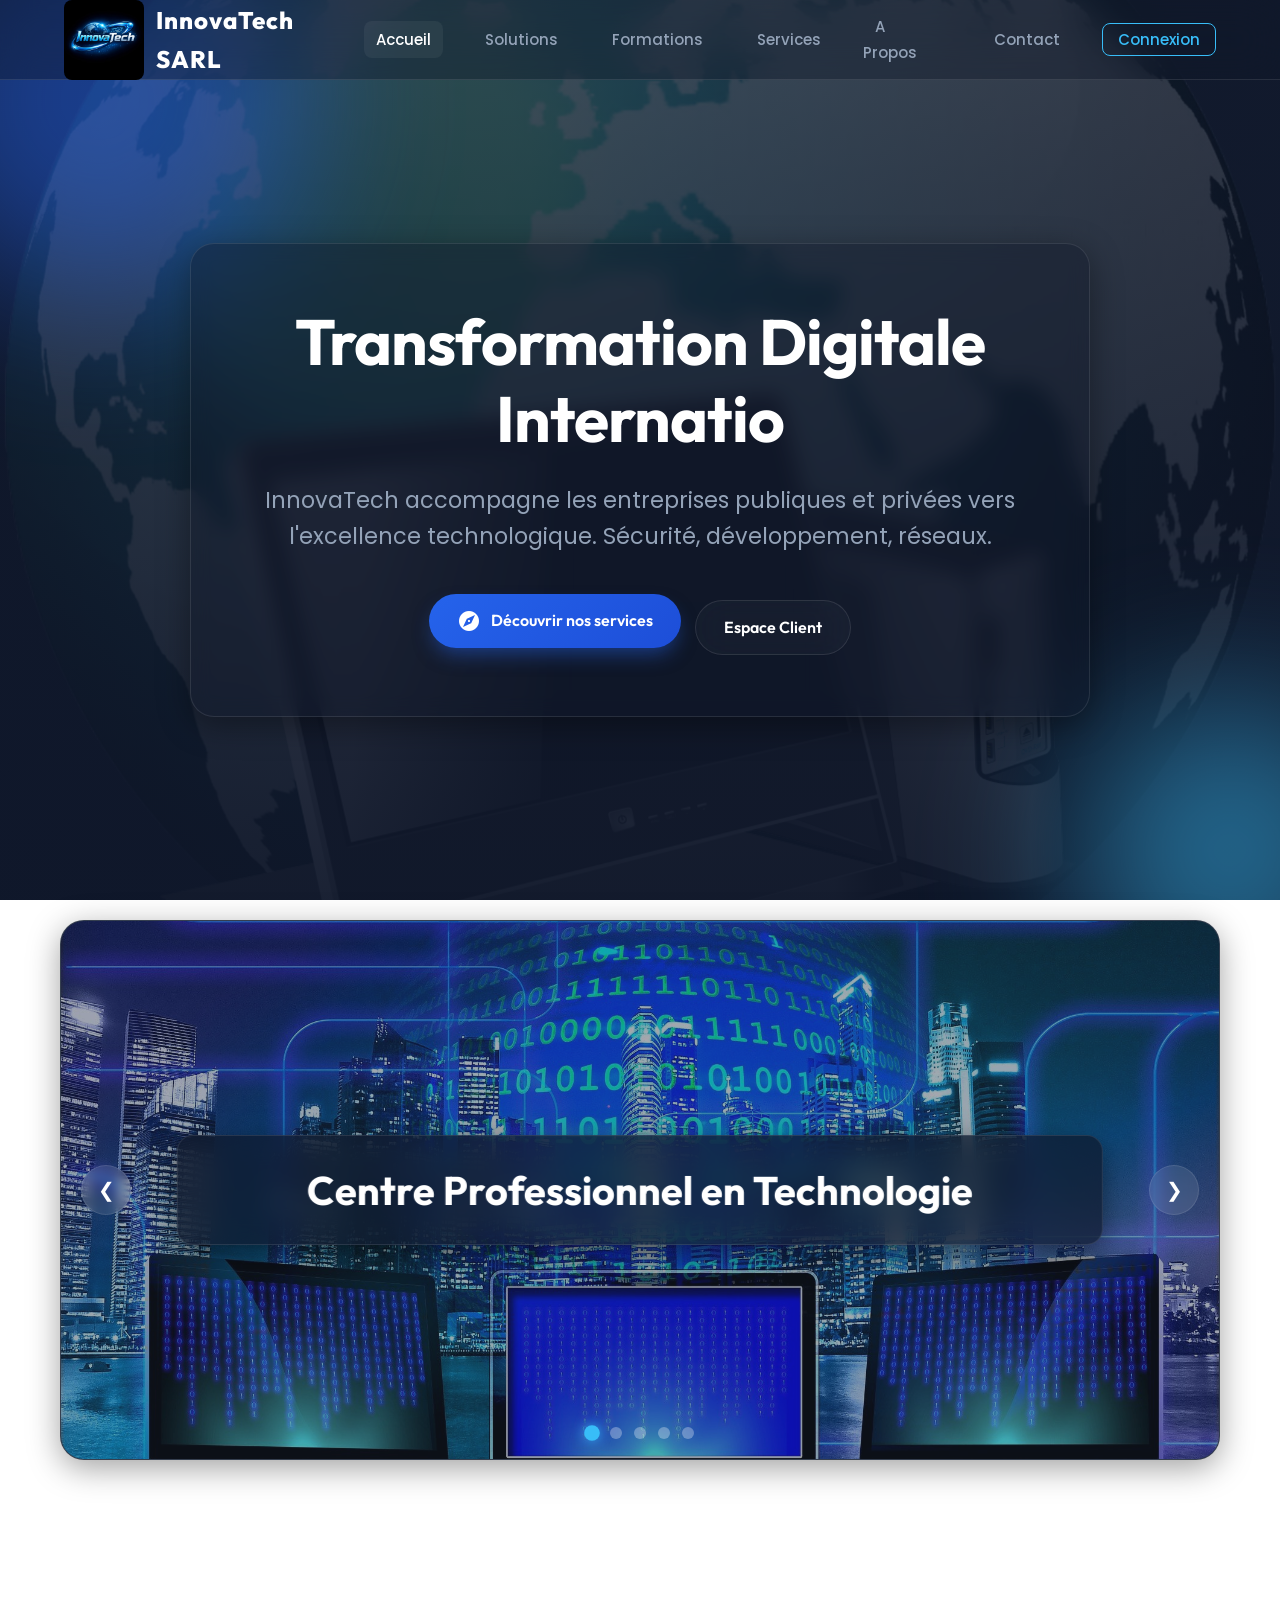
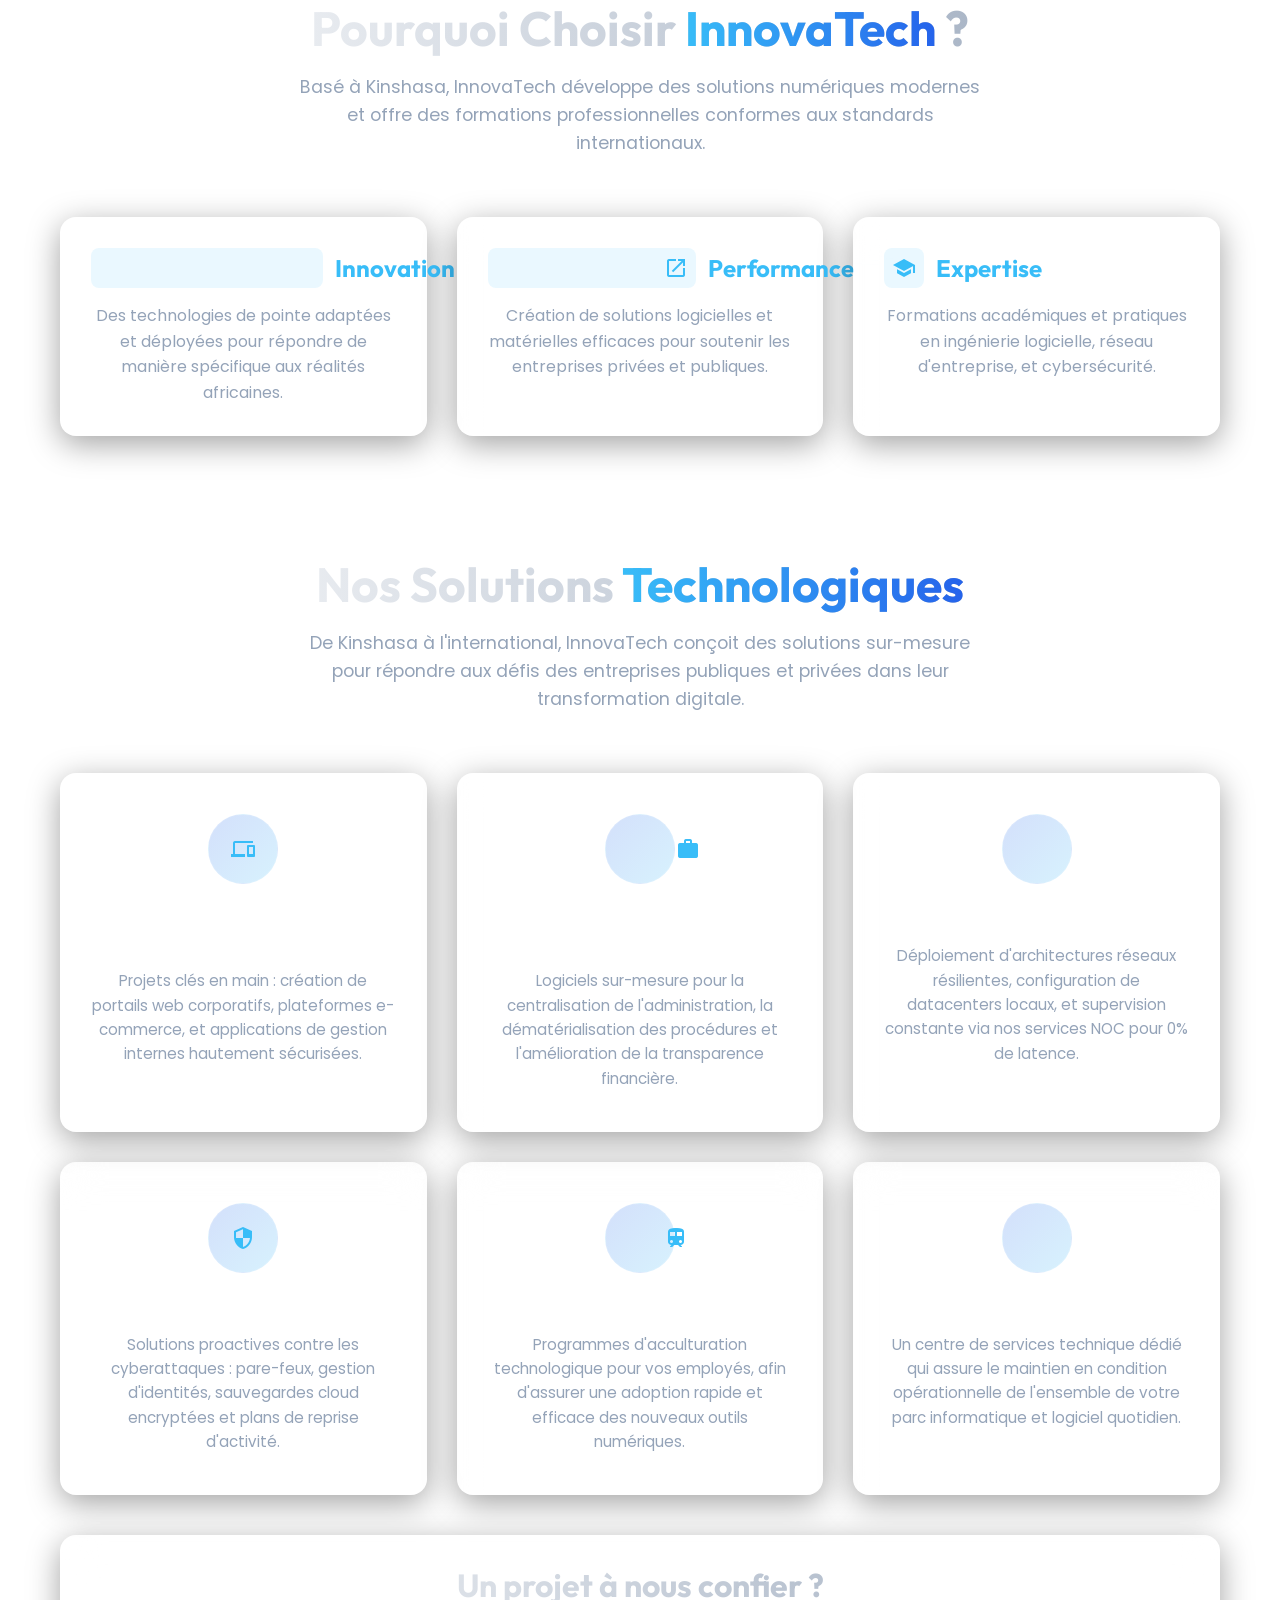
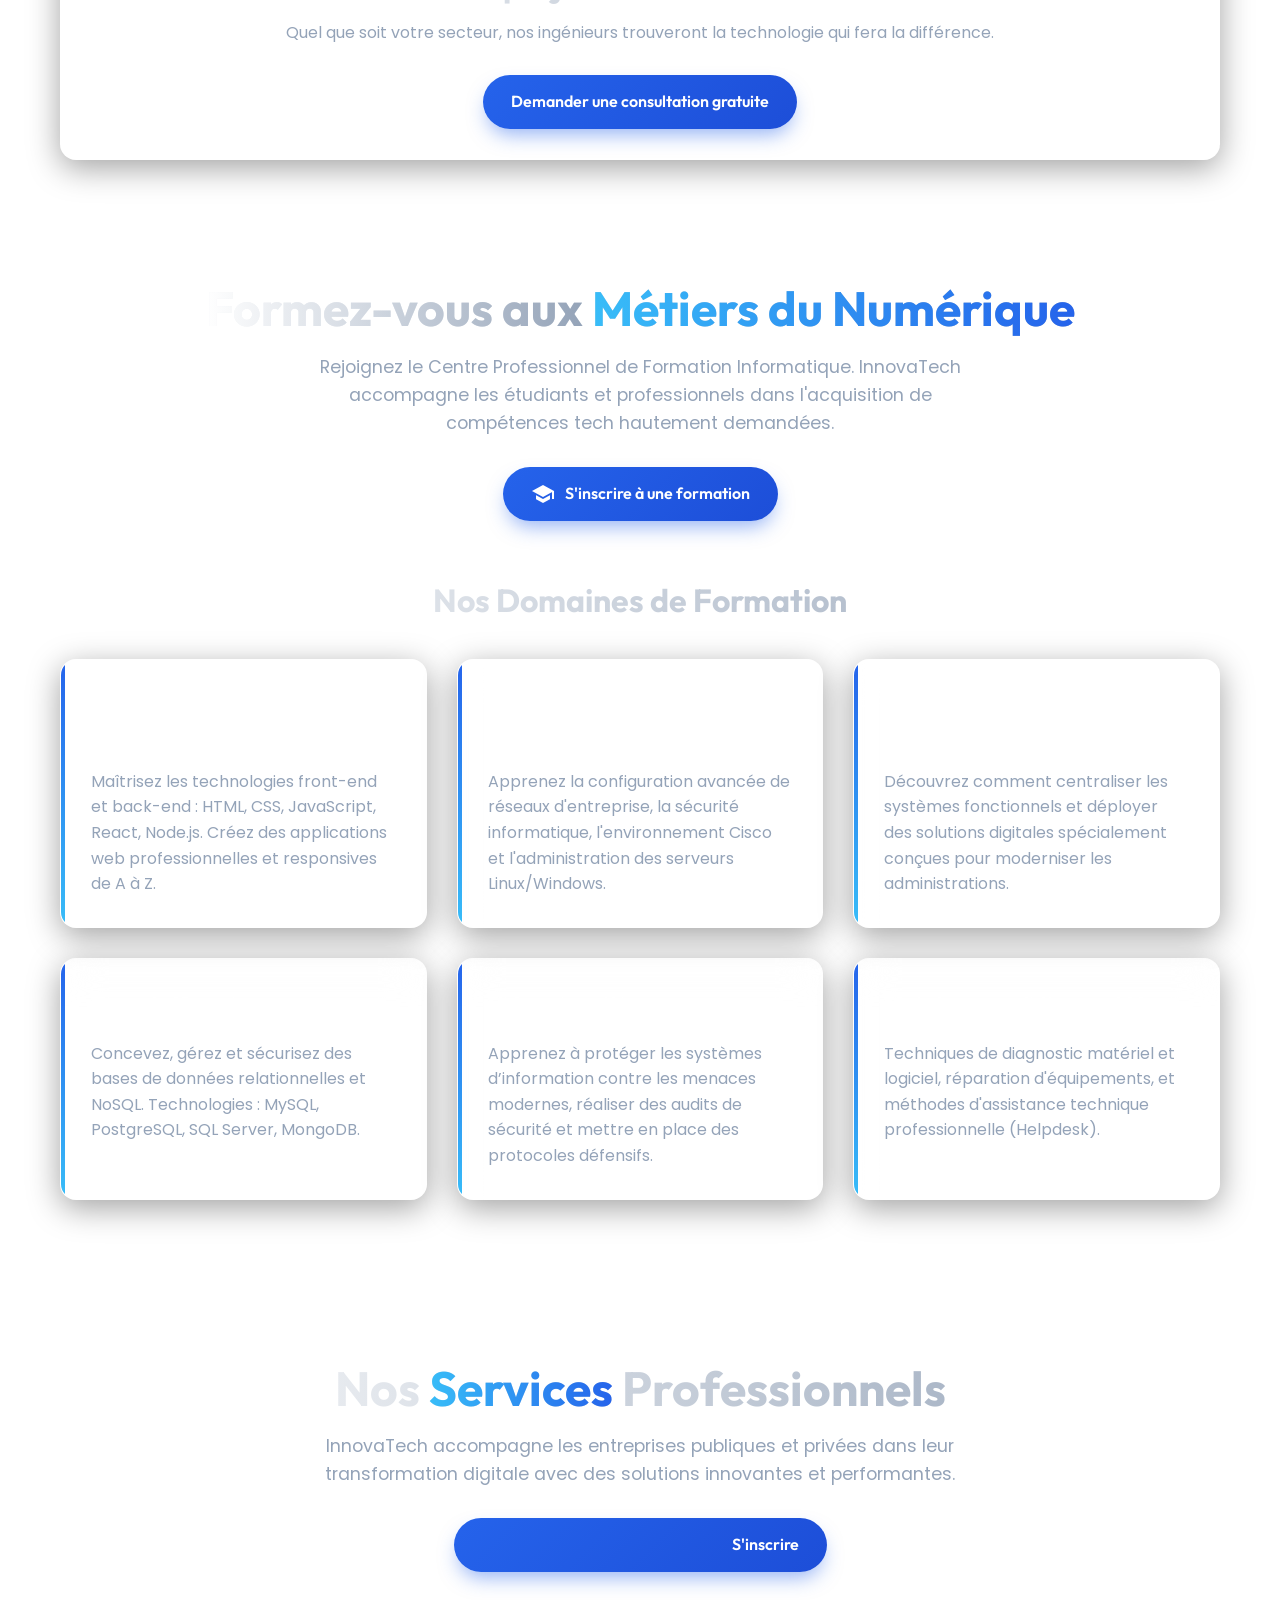
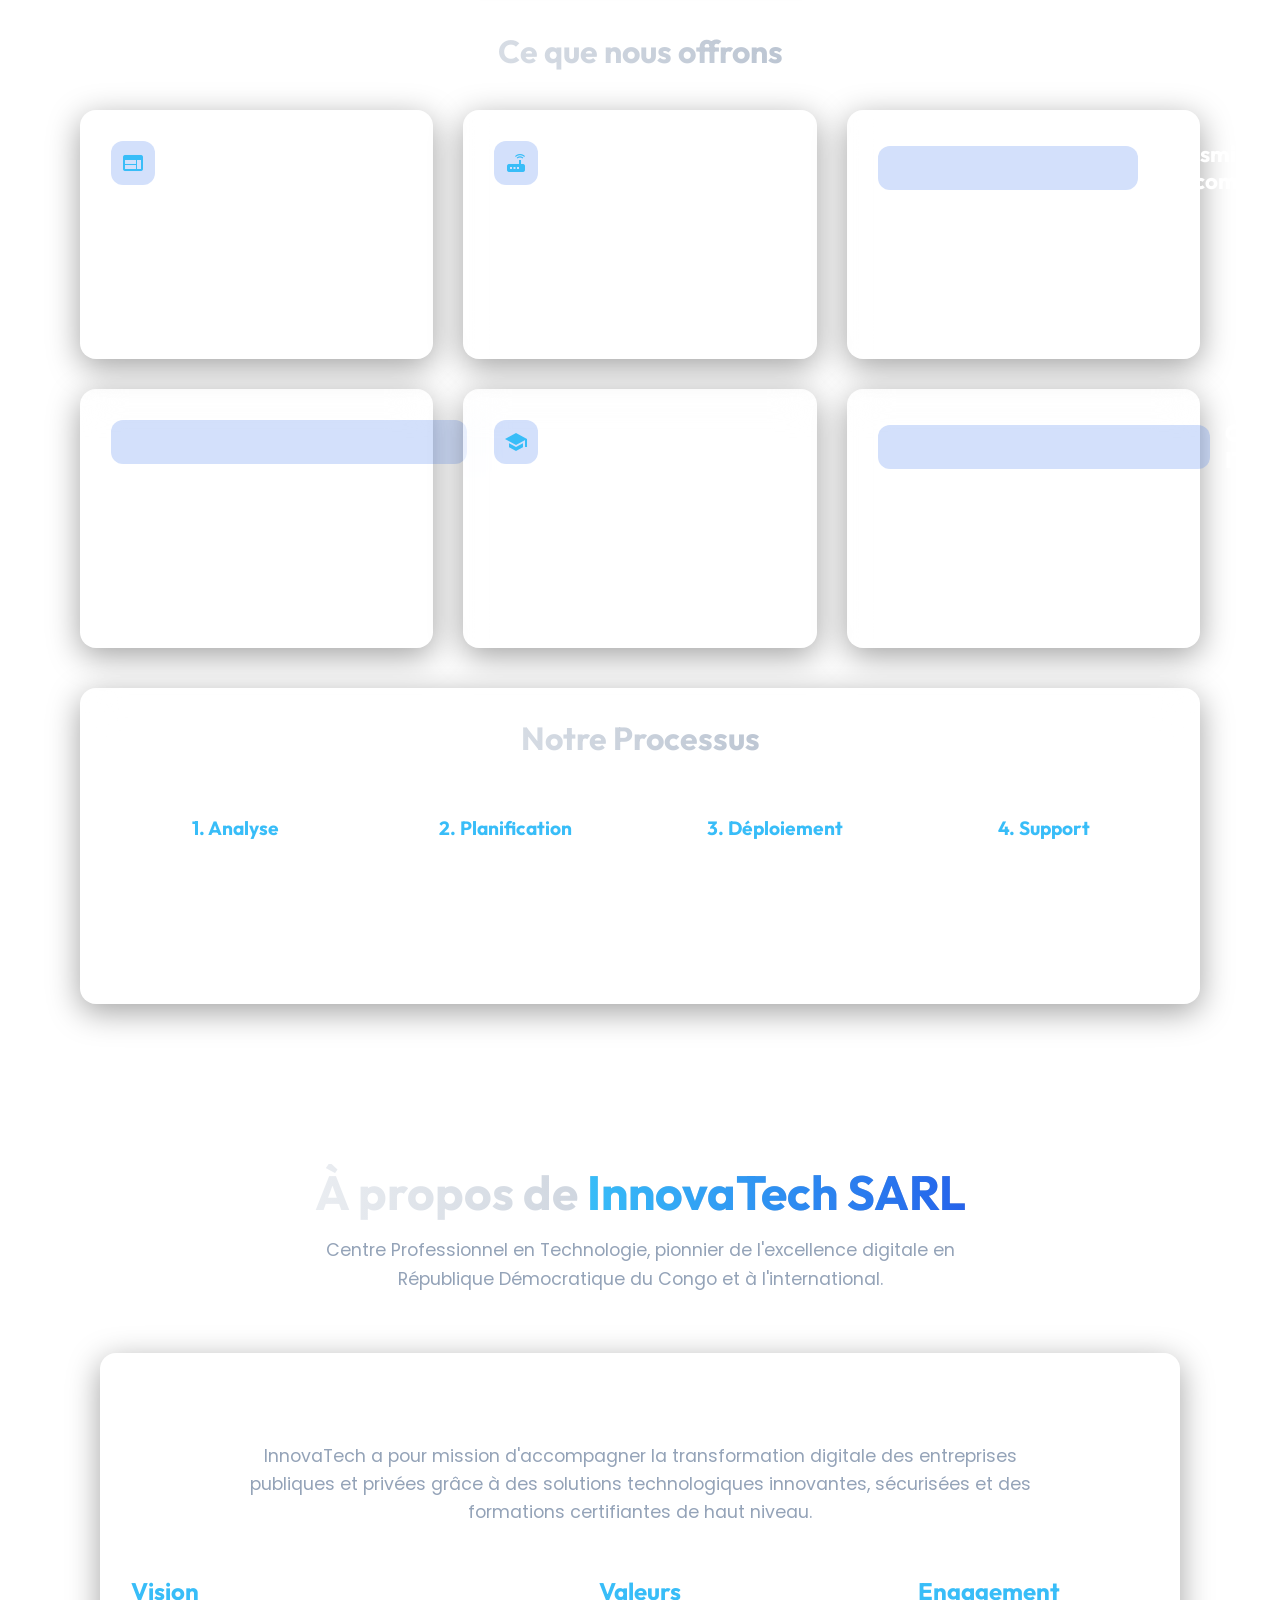
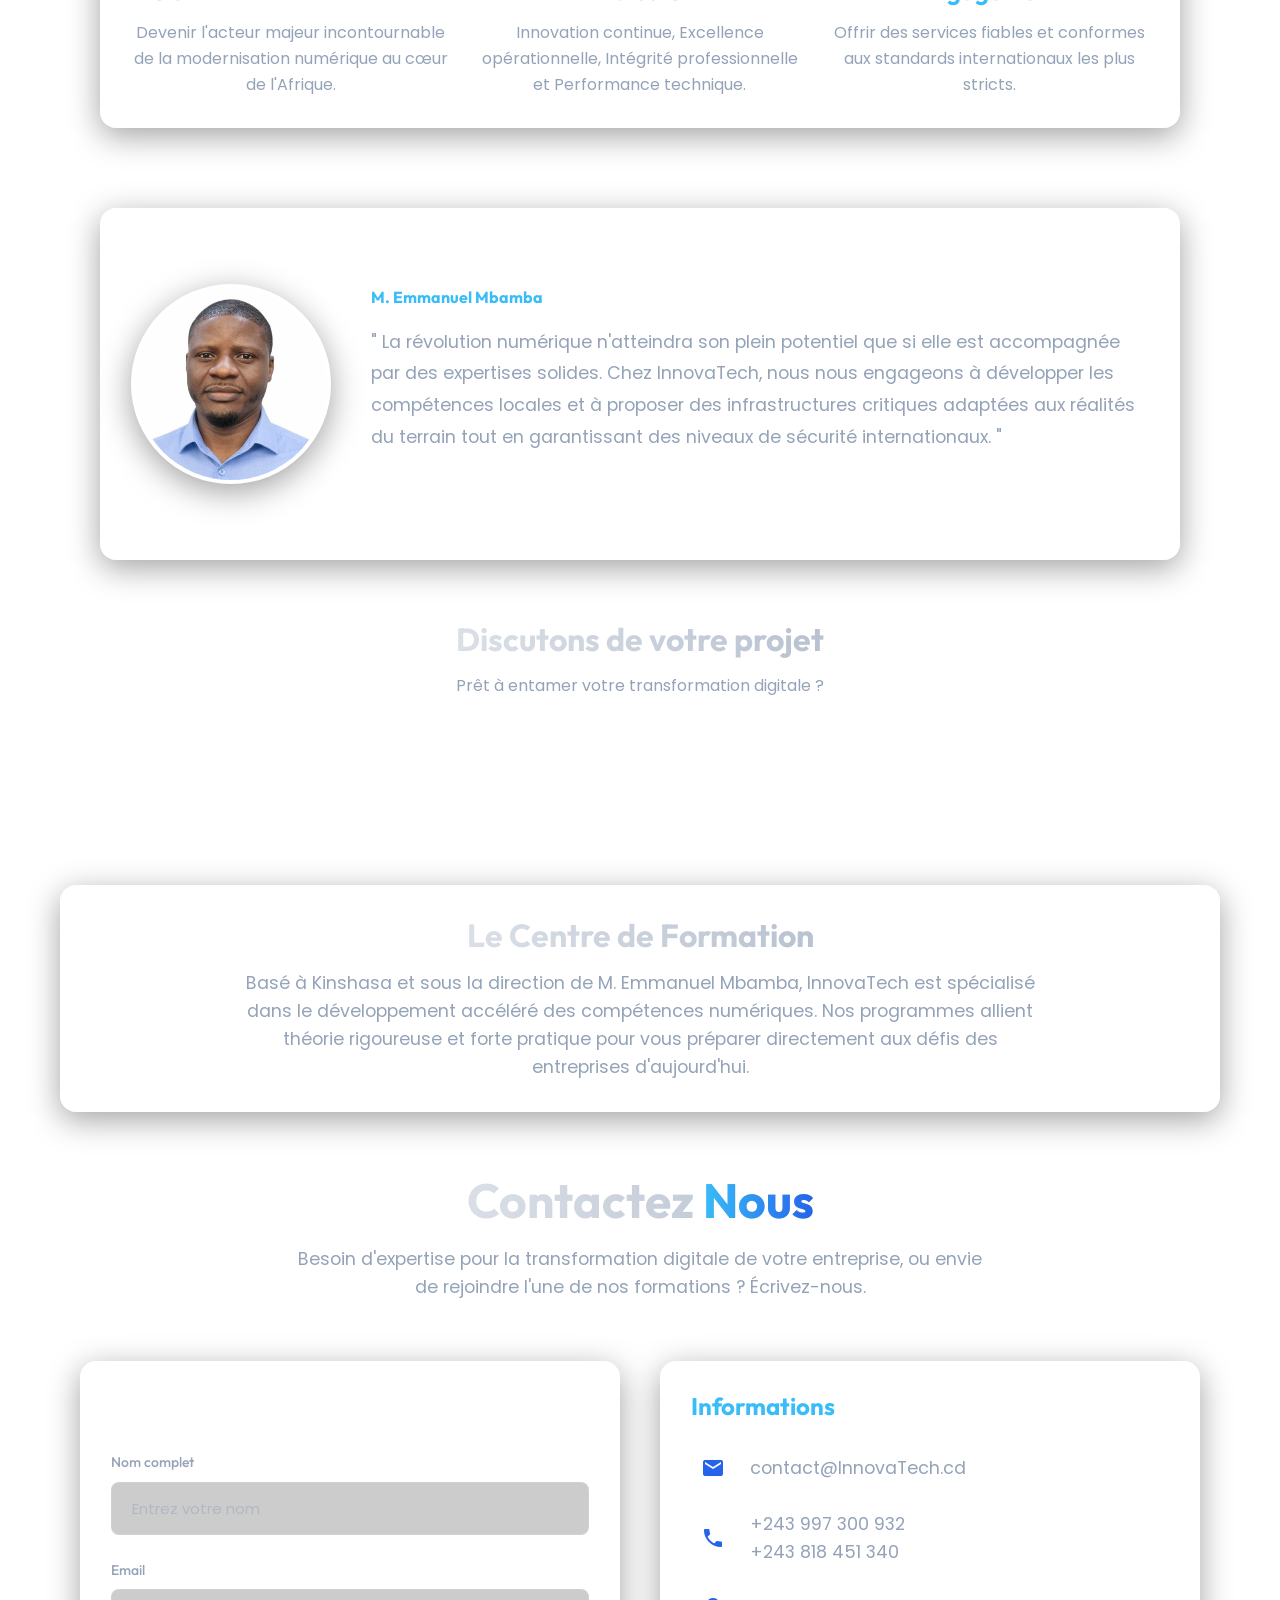
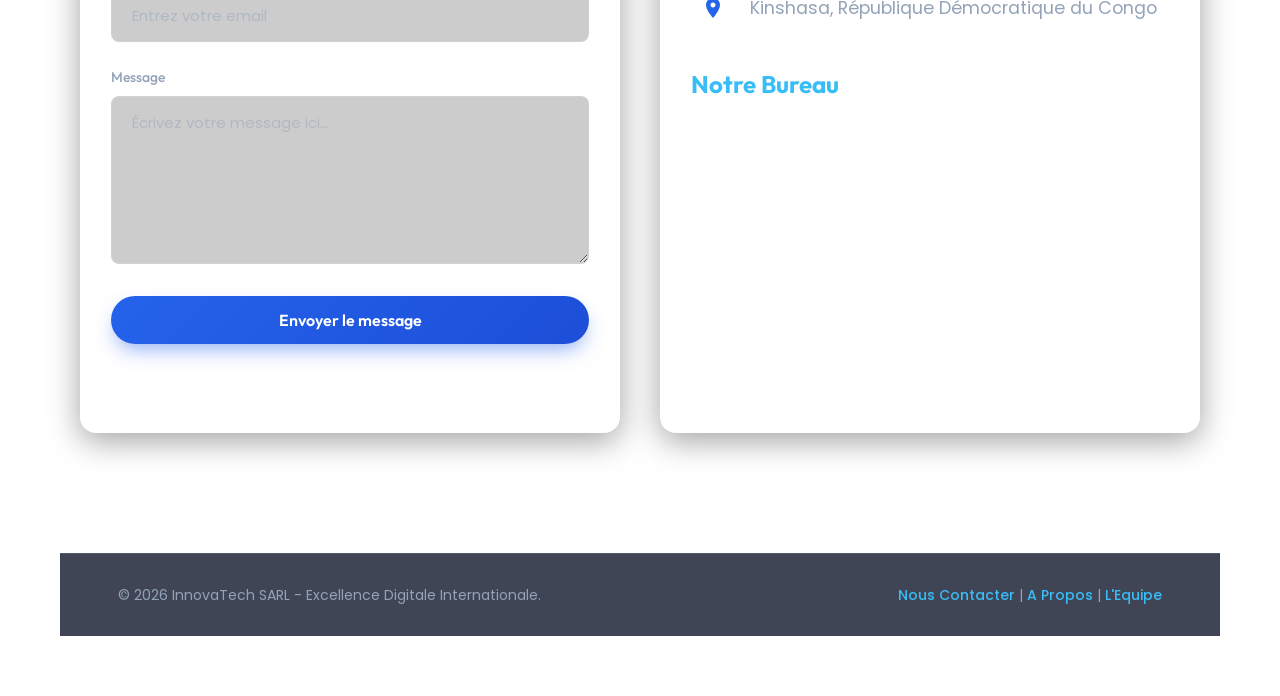
<file: index.html>
<!DOCTYPE html>
<html lang="fr">
<head>
    <meta charset="UTF-8">
    <meta name="viewport" content="width=device-width, initial-scale=1.0">
    <title>InnovaTech SARL - Excellence Technologique</title>
    <!-- Nouvelles feuilles de style -->
    <link rel="stylesheet" href="global-design.css">
    <link rel="stylesheet" href="styleMenuMobF.css">
    <link rel="stylesheet" href="styleindex.css">
    <style>
        .solution-grid {
            display: grid;
            grid-template-columns: repeat(auto-fit, minmax(300px, 1fr));
            gap: 30px;
            margin-top: 40px;
        }
        .solution-card {
            padding: 40px 30px;
            text-align: center;
        }
        .solution-icon {
            width: 70px;
            height: 70px;
            margin: 0 auto 20px;
            background: linear-gradient(135deg, rgba(37,99,235,0.2), rgba(56,189,248,0.2));
            color: var(--accent);
            border-radius: 50%;
            display: flex;
            align-items: center;
            justify-content: center;
            font-size: 32px;
            border: 1px solid rgba(255,255,255,0.1);
        }
        .solution-card h3 {
            margin-bottom: 15px;
            font-size: 1.3rem;
        }

        
        .courses {
            display: grid;
            grid-template-columns: repeat(auto-fit, minmax(320px, 1fr));
            gap: 30px;
            margin-top: 40px;
        }
        .course-card {
            display: flex;
            flex-direction: column;
            gap: 15px;
            text-align: left;
            position: relative;
            overflow: hidden;
        }
        .course-card::before {
            content: '';
            position: absolute;
            top: 0;
            left: 0;
            width: 4px;
            height: 100%;
            background: linear-gradient(to bottom, var(--primary), var(--accent));
            border-radius: 4px 0 0 4px;
        }
        .course-card h3 {
            font-size: 1.4rem;
            color: var(--text);
            margin-bottom: 10px;
        }
        .info-box {
            background: var(--glass-bg);
            padding: 40px;
            border-radius: var(--radius);
            margin-top: 60px;
            text-align: center;
        }
        .service-grid {
            display: grid;
            grid-template-columns: repeat(auto-fit, minmax(300px, 1fr));
            gap: 30px;
            margin-top: 40px;
        }
        .service-card {
            display: flex;
            flex-direction: column;
            gap: 15px;
        }
        .service-card h3 {
            display: flex;
            align-items: center;
            gap: 15px;
            font-size: 1.4rem;
        }
        .service-card h3 .material-icons {
            background: rgba(37, 99, 235, 0.2);
            color: var(--accent);
            padding: 10px;
            border-radius: 12px;
            font-size: 24px;
        }
        .process-steps {
            display: grid;
            grid-template-columns: repeat(auto-fit, minmax(200px, 1fr));
            gap: 20px;
            margin-top: 40px;
            position: relative;
        }
        .step {
            text-align: center;
            padding: 20px;
            position: relative;
        }
        .step h4 {
            color: var(--accent);
            margin-bottom: 10px;
            font-size: 1.2rem;
        }

        .cards {
            display: grid;
            grid-template-columns: repeat(auto-fit, minmax(250px, 1fr));
            gap: 30px;
            margin-top: 50px;
        }
        .card {
            text-align: center;
        }
        .card h3 {
            color: var(--accent);
            margin-bottom: 15px;
            font-size: 1.5rem;
        }
        .director {
            display: flex;
            align-items: center;
            gap: 40px;
            margin-top: 80px;
        }
        .director-img {
            width: 200px;
            height: 200px;
            border-radius: 50%;
            object-fit: cover;
            border: 4px solid var(--glass-border);
            box-shadow: var(--glass-shadow);
        }
        .director-content {
            flex: 1;
        }
        @media (max-width: 768px) {
            .director {
                flex-direction: column;
                text-align: center;
            }
        }

        .contact-grid {
            display: grid;
            grid-template-columns: 1fr 1fr;
            gap: 40px;
        }
        @media (max-width: 900px) {
            .contact-grid {
                grid-template-columns: 1fr;
            }
        }
        .info-card h3 {
            font-size: 1.5rem;
            margin-bottom: 25px;
            color: var(--accent);
        }
        .info-card p {
            display: flex;
            align-items: center;
            gap: 15px;
            margin-bottom: 20px;
            color: var(--text-muted);
            font-size: 1.1rem;
        }
        .info-card p .material-icons {
            background: rgba(255,255,255,0.05);
            padding: 10px;
            border-radius: 50%;
            color: var(--primary);
        }
        iframe {
            width: 100%;
            height: 250px;
            border: 0;
            border-radius: var(--radius);
            margin-top: 20px;
            filter: grayscale(100%) invert(90%) contrast(1.2);
        }

         .cards1 {
            display: grid;
            grid-template-columns: repeat(auto-fit, minmax(250px, 1fr));
            gap: 30px;
            margin-top: 50px;
        }
        .card1 {
            text-align: center;
        }
        .card1 h3 {
            color: var(--accent);
            margin-bottom: 15px;
            font-size: 1.5rem;
        }
    </style>
</head>
<body>

    <!-- NAVBAR FIXED -->
    <nav id="navbar">
        <div class="logo">
            <a href="index.html">
                <img src="log1.jpeg" alt="Logo InnovaTech">
                InnovaTech SARL
            </a>
        </div>
        <ul class="nav-links">
            <li><a href="index.html" class="active">Accueil</a></li>
            <li><a href="solution.html">Solutions</a></li>
            <li><a href="formation.html">Formations</a></li>
            <li><a href="service.html">Services</a></li>
            <li><a href="about.html">A Propos</a></li>
            <li><a href="contact.html">Contact</a></li>
            <li><a href="login.html" style="color: var(--accent); border: 1px solid var(--accent); padding: 5px 15px;">Connexion</a></li>
        </ul>
        <div class="hamburger" id="hamburgerMenu">
            <span></span>
            <span></span>
            <span></span>
        </div>
    </nav>

    <!-- HERO SECTION -->
    <section class="hero">
        <div class="hero-content animate-on-scroll is-visible">
            <h1><span class="text-gradient">Transformation Digitale</span> <br><span class="text-gradient-primary">Internationale</span></h1>
            <p>InnovaTech accompagne les entreprises publiques et privées vers l'excellence technologique. Sécurité, développement, réseaux.</p>
            <a href="service.html" class="btn-primary">
                <span class="material-icons">explore</span> Découvrir nos services
            </a>
            <a href="login.html" class="btn-glass" style="margin-left: 10px;">
                Espace Client
            </a>
        </div>
    </section>

    <!-- SLIDER SECTION -->
    <section class="slider-container animate-on-scroll">
        <div class="slider" id="home">
            <div class="slides">
                <div class="slide active">
                    <img src="geralt-monitor-1307227_1920.jpg" alt="InnovaTech Slide 1">
                    <h1>Centre Professionnel en Technologie</h1>
                </div>
                <div class="slide">
                    <img src="ryan-yao-BDvCewlnbD8-unsplash.jpg" alt="Web Dev">
                    <h1>Excellence Technologique</h1>
                </div>
                <div class="slide">
                    <img src="image3.jpg" alt="Reseau">
                    <h1>Administration Réseau</h1>
                </div>
                <div class="slide">
                    <img src="image4.jpg" alt="Cyber">
                    <h1>Cybersécurité Avancée</h1>
                </div>
                <div class="slide">
                    <img src="image5.jpg" alt="Maintenance">
                    <h1>Maintenance Informatique</h1>
                </div>
            </div>
            
            <div class="prev" onclick="changeSlide(-1)">❮</div>
            <div class="next" onclick="changeSlide(1)">❯</div>
            
            <div class="dots">
                <span class="active" onclick="currentSlide(0)"></span>
                <span onclick="currentSlide(1)"></span>
                <span onclick="currentSlide(2)"></span>
                <span onclick="currentSlide(3)"></span>
                <span onclick="currentSlide(4)"></span>
            </div>
        </div>
    </section>

    <!-- FEATURES SECTION -->
    <section class="features-section page-container animate-on-scroll">
        <div class="section-header">
            <h2 class="section-title">Pourquoi Choisir <span class="text-gradient-primary">InnovaTech</span> ?</h2>
            <p class="section-subtitle">
                Basé à Kinshasa, InnovaTech développe des solutions numériques modernes 
                et offre des formations professionnelles conformes aux standards internationaux.
            </p>
        </div>

        <div class="cards">
            <div class="card glass-container">
                <h3><span class="material-icons">lightbulb</span> Innovation</h3>
                <p>Des technologies de pointe adaptées et déployées pour répondre de manière spécifique aux réalités africaines.</p>
            </div>

            <div class="card glass-container">
                <h3><span class="material-icons">rocket_launch</span> Performance</h3>
                <p>Création de solutions logicielles et matérielles efficaces pour soutenir les entreprises privées et publiques.</p>
            </div>

            <div class="card glass-container">
                <h3><span class="material-icons">school</span> Expertise</h3>
                <p>Formations académiques et pratiques en ingénierie logicielle, réseau d'entreprise, et cybersécurité.</p>
            </div>
        </div>
    </section>
<!--//solution page-->

 <!-- CONTENT -->
    <div class="page-container animate-on-scroll is-visible">
        <section class="section-header">
            <h1 class="section-title">Nos Solutions <span class="text-gradient-primary">Technologiques</span></h1>
            <p class="section-subtitle">
                De Kinshasa à l'international, InnovaTech conçoit des solutions sur-mesure pour 
                répondre aux défis des entreprises publiques et privées dans leur transformation digitale.
            </p>
        </section>

        <!-- SOLUTIONS GRID -->
        <section style="margin-bottom: 40px;">
            <div class="solution-grid">
                
                <div class="glass-container solution-card">
                    <div class="solution-icon">
                        <span class="material-icons">devices</span>
                    </div>
                    <h3>Développement Web & Applications</h3>
                    <p style="color: var(--text-muted); font-size: 0.95rem;">
                        Projets clés en main : création de portails web corporatifs, 
                        plateformes e-commerce, et applications de gestion internes hautement sécurisées.
                    </p>
                </div>

                <div class="glass-container solution-card">
                    <div class="solution-icon">
                        <span class="material-icons">assured_workload</span>
                    </div>
                    <h3>Gestion des Entreprises Publiques</h3>
                    <p style="color: var(--text-muted); font-size: 0.95rem;">
                        Logiciels sur-mesure pour la centralisation de l'administration, 
                        la dématérialisation des procédures et l'amélioration de la transparence financière.
                    </p>
                </div>

                <div class="glass-container solution-card">
                    <div class="solution-icon">
                        <span class="material-icons">hub</span>
                    </div>
                    <h3>Infrastructures & Télécoms</h3>
                    <p style="color: var(--text-muted); font-size: 0.95rem;">
                        Déploiement d'architectures réseaux résilientes, configuration de datacenters locaux,
                        et supervision constante via nos services NOC pour 0% de latence.
                    </p>
                </div>

                <div class="glass-container solution-card">
                    <div class="solution-icon">
                        <span class="material-icons">security</span>
                    </div>
                    <h3>Sécurité & Data</h3>
                    <p style="color: var(--text-muted); font-size: 0.95rem;">
                        Solutions proactives contre les cyberattaques : pare-feux, gestion d'identités,
                        sauvegardes cloud encryptées et plans de reprise d'activité.
                    </p>
                </div>

                <div class="glass-container solution-card">
                    <div class="solution-icon">
                        <span class="material-icons">model_training</span>
                    </div>
                    <h3>Formations Corporate</h3>
                    <p style="color: var(--text-muted); font-size: 0.95rem;">
                        Programmes d'acculturation technologique pour vos employés, 
                        afin d'assurer une adoption rapide et efficace des nouveaux outils numériques.
                    </p>
                </div>

                <div class="glass-container solution-card">
                    <div class="solution-icon">
                        <span class="material-icons">handyman</span>
                    </div>
                    <h3>Support IT Intégral</h3>
                    <p style="color: var(--text-muted); font-size: 0.95rem;">
                        Un centre de services technique dédié qui assure le maintien en condition 
                        opérationnelle de l'ensemble de votre parc informatique et logiciel quotidien.
                    </p>
                </div>

            </div>
        </section>

        <!-- CTA -->
        <section class="glass-container" style="text-align: center; margin-bottom: 40px;">
            <h2 class="section-title" style="font-size: 2rem;">Un projet à nous confier ?</h2>
            <p style="color: var(--text-muted); margin-bottom: 30px;">
                Quel que soit votre secteur, nos ingénieurs trouveront la technologie qui fera la différence.
            </p>
            <a href="contact.html" class="btn-primary">
                Demander une consultation gratuite
            </a>
        </section>
    </div>
<!--formation-->
<!-- CONTENT -->
    <div class="page-container animate-on-scroll is-visible">
        <section class="section-header">
            <h1 class="section-title"><span class="text-gradient">Formez-vous aux</span> <span class="text-gradient-primary">Métiers du Numérique</span></h1>
            <p class="section-subtitle">
                Rejoignez le Centre Professionnel de Formation Informatique. InnovaTech accompagne les étudiants et professionnels dans l'acquisition de compétences tech hautement demandées.
            </p>
            <div style="margin-top: 30px;">
                <a href="inscription.html" class="btn-primary">
                    <span class="material-icons">school</span> S'inscrire à une formation
                </a>
            </div>
        </section>

        <!-- COURSES -->
        <section style="margin-bottom: 40px;">
            <h2 class="section-title" style="font-size: 2rem; text-align: center;">Nos Domaines de Formation</h2>
            
            <div class="courses">
                <div class="glass-container course-card">
                    <h3>Développement Web & Applications</h3>
                    <p style="color: var(--text-muted);">
                        Maîtrisez les technologies front-end et back-end : HTML, CSS, JavaScript, React, Node.js. 
                        Créez des applications web professionnelles et responsives de A à Z.
                    </p>
                </div>

                <div class="glass-container course-card">
                    <h3>Administration Réseau & Télécom</h3>
                    <p style="color: var(--text-muted);">
                        Apprenez la configuration avancée de réseaux d'entreprise, la sécurité informatique, 
                        l'environnement Cisco et l'administration des serveurs Linux/Windows.
                    </p>
                </div>

                <div class="glass-container course-card">
                    <h3>Gestion des Entreprises Publiques</h3>
                    <p style="color: var(--text-muted);">
                        Découvrez comment centraliser les systèmes fonctionnels et déployer des solutions 
                        digitales spécialement conçues pour moderniser les administrations.
                    </p>
                </div>

                <div class="glass-container course-card">
                    <h3>Base de Données</h3>
                    <p style="color: var(--text-muted);">
                        Concevez, gérez et sécurisez des bases de données relationnelles et NoSQL. 
                        Technologies : MySQL, PostgreSQL, SQL Server, MongoDB.
                    </p>
                </div>

                <div class="glass-container course-card">
                    <h3>Cybersécurité</h3>
                    <p style="color: var(--text-muted);">
                        Apprenez à protéger les systèmes d’information contre les menaces modernes, 
                        réaliser des audits de sécurité et mettre en place des protocoles défensifs.
                    </p>
                </div>

                <div class="glass-container course-card">
                    <h3>Maintenance & Support IT</h3>
                    <p style="color: var(--text-muted);">
                        Techniques de diagnostic matériel et logiciel, réparation d'équipements, 
                        et méthodes d'assistance technique professionnelle (Helpdesk).
                    </p>
                </div>
            </div>
        </section>

        <!--services-->
        <!-- CONTENT -->
    <div class="page-container animate-on-scroll is-visible">
        <section class="section-header">
            <h1 class="section-title">Nos <span class="text-gradient-primary">Services</span> Professionnels</h1>
            <p class="section-subtitle">
                InnovaTech accompagne les entreprises publiques et privées dans leur transformation digitale avec des solutions innovantes et performantes.
            </p>
            <div style="margin-top: 30px;">
                <a href="inscription.html" class="btn-primary">
                    <span class="material-icons">how_to_reg</span> S'inscrire
                </a>
            </div>
        </section>

        <!-- SERVICES -->
        <section style="margin-bottom: 40px;">
            <h2 class="section-title" style="font-size: 2rem; text-align: center;">Ce que nous offrons</h2>
            <div class="service-grid">
                <div class="glass-container service-card">
                    <h3><span class="material-icons">web</span> Développement</h3>
                    <p>Conception de sites web professionnels, plateformes de gestion et applications modernes adaptées aux besoins locaux et internationaux.</p>
                </div>

                <div class="glass-container service-card">
                    <h3><span class="material-icons">router</span> Administration Réseau</h3>
                    <p>Installation, sécurisation et maintenance des infrastructures réseaux pour assurer performance et continuité des services vitaux.</p>
                </div>

                <div class="glass-container service-card">
                    <h3><span class="material-icons">cell_tower</span> Transmission Télécom</h3>
                    <p><strong>NOC & Back Office</strong> : Surveillance 24/24, gestion des liens, configuration des équipements et optimisation des réseaux télécoms.</p>
                </div>

                <div class="glass-container service-card">
                    <h3><span class="material-icons">corporate_fare</span> Digitalisation</h3>
                    <p>Centralisation des fonctionnalités administratives pour améliorer la gestion interne et la performance des entreprises publiques.</p>
                </div>

                <div class="glass-container service-card">
                    <h3><span class="material-icons">school</span> Formation IT</h3>
                    <p>Programmes spécialisés en développement web, bases de données, cybersécurité et administration réseau pour tous les niveaux.</p>
                </div>

                <div class="glass-container service-card">
                    <h3><span class="material-icons">support_agent</span> Consulting IT</h3>
                    <p>Accompagnement stratégique pour optimiser vos processus technologiques et intégrer des solutions hardware ou logicielles avancées.</p>
                </div>
            </div>
        </section>

        <!-- PROCESS -->
        <section class="glass-container" style="text-align: center; margin-bottom: 40px;">
            <h2 class="section-title" style="font-size: 2rem; margin-bottom: 0;">Notre Processus</h2>
            <div class="process-steps">
                <div class="step">
                    <h4>1. Analyse</h4>
                    <p>Étude approfondie de vos besoins techniques et de vos objectifs.</p>
                </div>
                <div class="step">
                    <h4>2. Planification</h4>
                    <p>Définition d'une stratégie adaptée et budgétisation du projet.</p>
                </div>
                <div class="step">
                    <h4>3. Déploiement</h4>
                    <p>Mise en œuvre technique rapide, tests et intégration réseau/serveur.</p>
                </div>
                <div class="step">
                    <h4>4. Support</h4>
                    <p>Assistance continue, monitoring 24/7 et optimisation continue.</p>
                </div>
            </div>
        </section>
<!--A Propos-->
<!-- CONTENT -->
    <div class="page-container animate-on-scroll is-visible">
        <section class="section-header">
            <h1 class="section-title">À propos de <span class="text-gradient-primary">InnovaTech SARL</span></h1>
            <p class="section-subtitle">
                Centre Professionnel en Technologie, pionnier de l'excellence digitale en République Démocratique du Congo et à l'international.
            </p>
        </section>

        <section class="glass-container" style="margin-bottom: 40px;">
            <div style="text-align: center; max-width: 800px; margin: 0 auto;">
                <h2 style="font-size: 2rem; margin-bottom: 20px;">Notre Mission</h2>
                <p style="color: var(--text-muted); font-size: 1.1rem;">
                    InnovaTech a pour mission d'accompagner la transformation digitale 
                    des entreprises publiques et privées grâce à des solutions technologiques 
                    innovantes, sécurisées et des formations certifiantes de haut niveau.
                </p>
            </div>

            <div class="cards1">
                <div class="card">
                    <h3>Vision</h3>
                    <p style="color: var(--text-muted);">Devenir l'acteur majeur incontournable de la modernisation numérique au cœur de l'Afrique.</p>
                </div>

                <div class="card1">
                    <h3>Valeurs</h3>
                    <p style="color: var(--text-muted);">Innovation continue, Excellence opérationnelle, Intégrité professionnelle et Performance technique.</p>
                </div>

                <div class="card1">
                    <h3>Engagement</h3>
                    <p style="color: var(--text-muted);">Offrir des services fiables et conformes aux standards internationaux les plus stricts.</p>
                </div>
            </div>
        </section>

        <section class="glass-container director">
            <img src="profile.jpg" alt="Ir Emmanuel Mbamba" class="director-img">
            <div class="director-content">
                <h2 style="font-size: 2rem; margin-bottom: 10px;">Le Mot de l'Ingénieur</h2>
                <h4 style="color: var(--accent); margin-bottom: 20px;">M. Emmanuel Mbamba</h4>
                <p style="color: var(--text-muted); font-size: 1.1rem; line-height: 1.8;">
                    " La révolution numérique n'atteindra son plein potentiel que si elle est accompagnée par des expertises solides. 
                    Chez InnovaTech, nous nous engageons à développer les compétences locales et à proposer des infrastructures critiques adaptées 
                    aux réalités du terrain tout en garantissant des niveaux de sécurité internationaux. "
                </p>
                <div style="margin-top: 20px;">
                    <a href="mycv.html" class="btn-glass">Découvrez mon parcours professionnel</a>
                </div>
            </div>
        </section>

    </div>
        <!-- CTA -->
        <section class="section-header" style="margin-bottom: 40px;">
            <h2 class="section-title" style="font-size: 2rem;">Discutons de votre projet</h2>
            <p style="margin-bottom: 30px; color: var(--text-muted);">Prêt à entamer votre transformation digitale ?</p>
            <a href="contact.html" class="btn-glass">Demander un devis</a>
        </section>
    </div>

        <!-- ABOUT CENTRE -->
        <section class="glass-container" style="text-align: center; margin-bottom: 40px;">
            <h2 class="section-title" style="font-size: 2rem;">Le Centre de Formation</h2>
            <p style="color: var(--text-muted); max-width: 800px; margin: 0 auto; font-size: 1.1rem;">
                Basé à Kinshasa et sous la direction de M. Emmanuel Mbamba, InnovaTech 
                est spécialisé dans le développement accéléré des compétences numériques. 
                Nos programmes allient théorie rigoureuse et forte pratique pour vous 
                préparer directement aux défis des entreprises d'aujourd'hui.
            </p>
        </section>

    <!--Contact nous-->
    <!-- CONTENT -->
    <div class="page-container animate-on-scroll is-visible">
        <section class="section-header">
            <h1 class="section-title">Contactez <span class="text-gradient-primary">Nous</span></h1>
            <p class="section-subtitle">
                Besoin d'expertise pour la transformation digitale de votre entreprise, ou envie de rejoindre l'une de nos formations ? Écrivez-nous.
            </p>
        </section>

        <section class="contact-grid">
            
            <!-- FORMULAIRE -->
            <div class="glass-container">
                <h2 style="font-size: 1.5rem; margin-bottom: 30px;">Envoyer un message</h2>
                
                <div class="success" id="successMessage" style="display:none; color: var(--success); margin-bottom: 20px; text-align: center; background: rgba(16,185,129,0.1); padding: 15px; border-radius: 8px;">
                    ✅ Message envoyé avec succès ! Nous vous répondrons dans les plus brefs délais.
                </div>

                <form id="contactForm">
                    <div class="form-group">
                        <label>Nom complet</label>
                        <input type="text" name="nom" class="form-control" placeholder="Entrez votre nom" required>
                    </div>

                    <div class="form-group">
                        <label>Email</label>
                        <input type="email" name="email" class="form-control" placeholder="Entrez votre email" required>
                    </div>

                    <div class="form-group">
                        <label>Message</label>
                        <textarea rows="6" name="message" class="form-control" placeholder="Écrivez votre message ici..." required></textarea>
                    </div>

                    <button type="submit" class="btn-primary" style="width: 100%;">Envoyer le message</button>
                </form>
            </div>

            <!-- INFOS LOKALISATION -->
            <div class="glass-container info-card">
                <h3>Informations</h3>
                <p><span class="material-icons">email</span> contact@InnovaTech.cd</p>
                <p><span class="material-icons">phone</span> +243 997 300 932 <br> +243 818 451 340</p>
                <p><span class="material-icons">location_on</span> Kinshasa, République Démocratique du Congo</p>

                <h3 style="margin-top: 40px;">Notre Bureau</h3>
                <iframe src="https://maps.google.com/maps?q=Kinshasa&t=&z=13&ie=UTF8&iwloc=&output=embed"></iframe>
            </div>

        </section>
    </div>

    <!-- FOOTER -->
    <footer>
        <div>
            &copy; 2026 InnovaTech SARL - Excellence Digitale Internationale.
        </div>
        <div>
            <a href="contact.html">Nous Contacter</a> | 
            <a href="about.html">A Propos</a> |
            <a href="mycv.html">L'Equipe</a>
        </div>
    </footer>

    <!-- SCRIPTS -->
    <script src="script-animations.js"></script>
    <script>
        // Navbar Scrolled Effect
        const navbar = document.getElementById('navbar');
        window.addEventListener('scroll', () => {
            if (window.scrollY > 50) {
                navbar.classList.add('scrolled');
            } else {
                navbar.classList.remove('scrolled');
            }
        });
    </script>

</body>
</html>
</file>
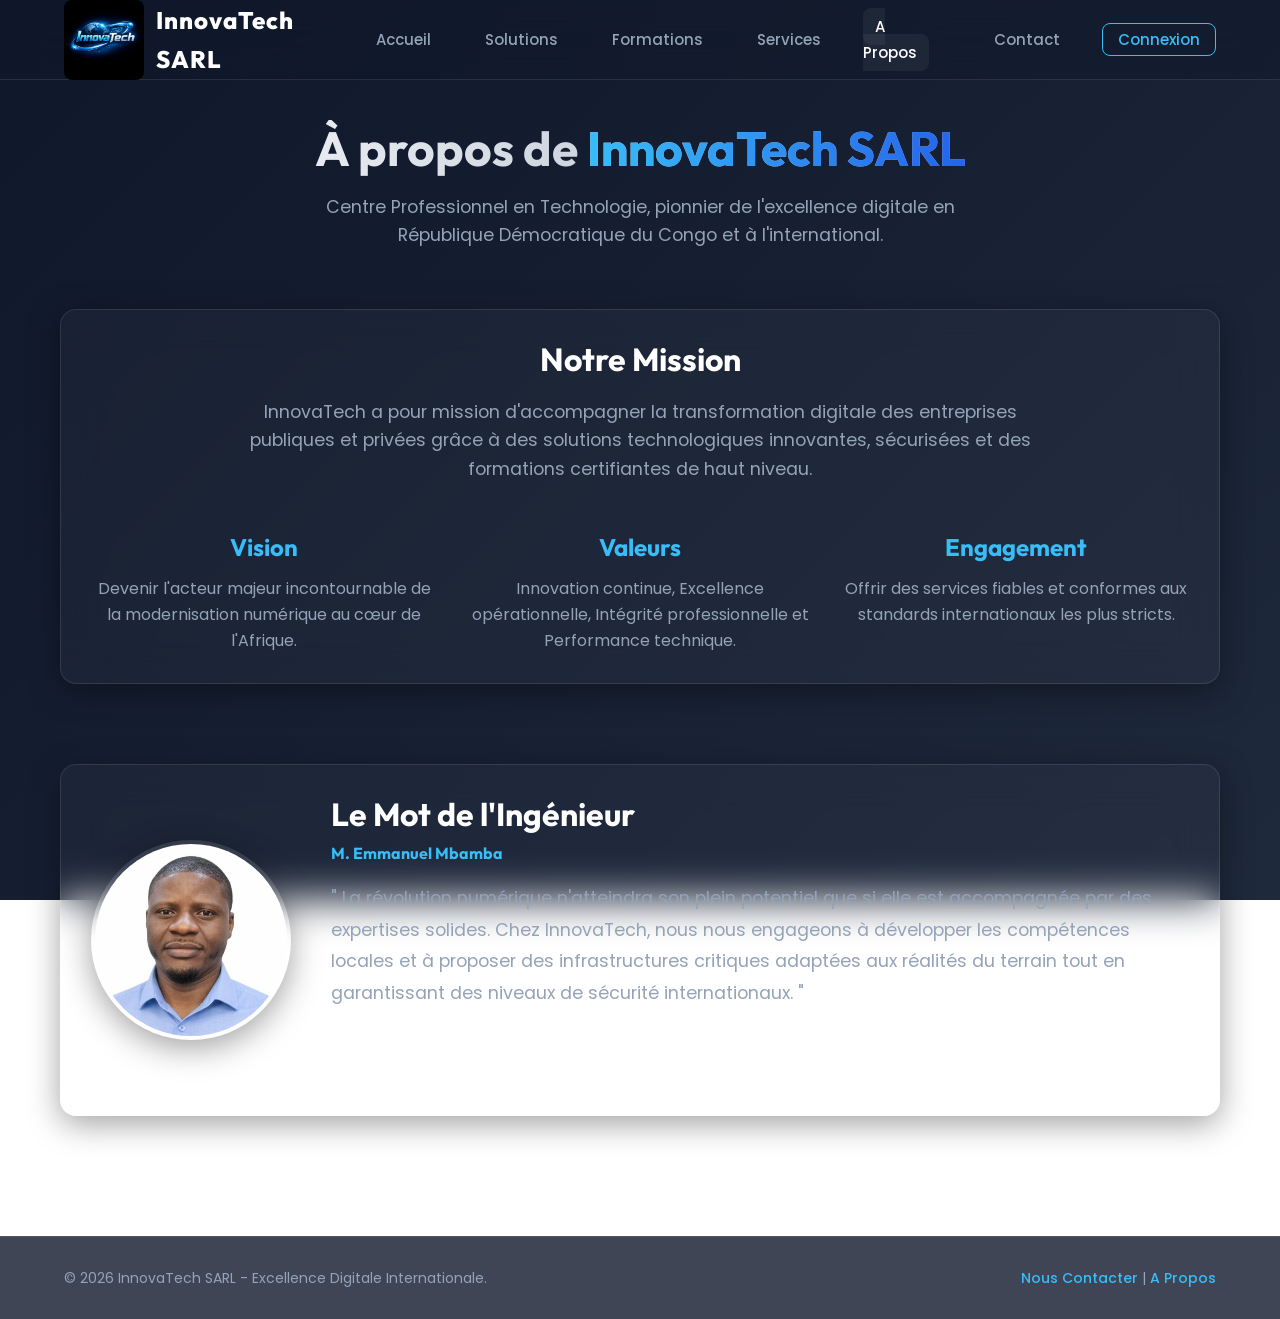
<file: about.html>
<!DOCTYPE html>
<html lang="fr">
<head>
    <meta charset="UTF-8">
    <meta name="viewport" content="width=device-width, initial-scale=1.0">
    <title>InnovaTech SARL - À Propos</title>
    <link rel="stylesheet" href="global-design.css">
    <link rel="stylesheet" href="styleMenuMobF.css">
    <style>
        .cards {
            display: grid;
            grid-template-columns: repeat(auto-fit, minmax(250px, 1fr));
            gap: 30px;
            margin-top: 50px;
        }
        .card {
            text-align: center;
        }
        .card h3 {
            color: var(--accent);
            margin-bottom: 15px;
            font-size: 1.5rem;
        }
        .director {
            display: flex;
            align-items: center;
            gap: 40px;
            margin-top: 80px;
        }
        .director-img {
            width: 200px;
            height: 200px;
            border-radius: 50%;
            object-fit: cover;
            border: 4px solid var(--glass-border);
            box-shadow: var(--glass-shadow);
        }
        .director-content {
            flex: 1;
        }
        @media (max-width: 768px) {
            .director {
                flex-direction: column;
                text-align: center;
            }
        }
    </style>
</head>
<body>

    <!-- NAVBAR FIXED -->
    <nav id="navbar">
        <div class="logo">
            <a href="index.html">
                <img src="log1.jpeg" alt="Logo InnovaTech">
                InnovaTech SARL
            </a>
        </div>
        <ul class="nav-links">
            <li><a href="index.html">Accueil</a></li>
            <li><a href="solution.html">Solutions</a></li>
            <li><a href="formation.html">Formations</a></li>
            <li><a href="service.html">Services</a></li>
            <li><a href="about.html" class="active">A Propos</a></li>
            <li><a href="contact.html">Contact</a></li>
            <li><a href="login.html" style="color: var(--accent); border: 1px solid var(--accent); padding: 5px 15px;">Connexion</a></li>
        </ul>
        <div class="hamburger" id="hamburgerMenu">
            <span></span>
            <span></span>
            <span></span>
        </div>
    </nav>

    <!-- CONTENT -->
    <div class="page-container animate-on-scroll is-visible">
        <section class="section-header">
            <h1 class="section-title">À propos de <span class="text-gradient-primary">InnovaTech SARL</span></h1>
            <p class="section-subtitle">
                Centre Professionnel en Technologie, pionnier de l'excellence digitale en République Démocratique du Congo et à l'international.
            </p>
        </section>

        <section class="glass-container" style="margin-bottom: 60px;">
            <div style="text-align: center; max-width: 800px; margin: 0 auto;">
                <h2 style="font-size: 2rem; margin-bottom: 20px;">Notre Mission</h2>
                <p style="color: var(--text-muted); font-size: 1.1rem;">
                    InnovaTech a pour mission d'accompagner la transformation digitale 
                    des entreprises publiques et privées grâce à des solutions technologiques 
                    innovantes, sécurisées et des formations certifiantes de haut niveau.
                </p>
            </div>

            <div class="cards">
                <div class="card">
                    <h3>Vision</h3>
                    <p style="color: var(--text-muted);">Devenir l'acteur majeur incontournable de la modernisation numérique au cœur de l'Afrique.</p>
                </div>

                <div class="card">
                    <h3>Valeurs</h3>
                    <p style="color: var(--text-muted);">Innovation continue, Excellence opérationnelle, Intégrité professionnelle et Performance technique.</p>
                </div>

                <div class="card">
                    <h3>Engagement</h3>
                    <p style="color: var(--text-muted);">Offrir des services fiables et conformes aux standards internationaux les plus stricts.</p>
                </div>
            </div>
        </section>

        <section class="glass-container director">
            <img src="profile.jpg" alt="Ir Emmanuel Mbamba" class="director-img">
            <div class="director-content">
                <h2 style="font-size: 2rem; margin-bottom: 10px;">Le Mot de l'Ingénieur</h2>
                <h4 style="color: var(--accent); margin-bottom: 20px;">M. Emmanuel Mbamba</h4>
                <p style="color: var(--text-muted); font-size: 1.1rem; line-height: 1.8;">
                    " La révolution numérique n'atteindra son plein potentiel que si elle est accompagnée par des expertises solides. 
                    Chez InnovaTech, nous nous engageons à développer les compétences locales et à proposer des infrastructures critiques adaptées 
                    aux réalités du terrain tout en garantissant des niveaux de sécurité internationaux. "
                </p>
                <div style="margin-top: 20px;">
                    <a href="mycv.html" class="btn-glass">Découvrez mon parcours professionnel</a>
                </div>
            </div>
        </section>

    </div>

    <!-- FOOTER -->
    <footer>
        <div>
            &copy; 2026 InnovaTech SARL - Excellence Digitale Internationale.
        </div>
        <div>
            <a href="contact.html">Nous Contacter</a> | 
            <a href="about.html">A Propos</a>
        </div>
    </footer>

    <script>
        const navbar = document.getElementById('navbar');
        window.addEventListener('scroll', () => {
            if (window.scrollY > 50) {
                navbar.classList.add('scrolled');
            } else {
                navbar.classList.remove('scrolled');
            }
        });

        const hamburger = document.getElementById('hamburgerMenu');
        const navLinks = document.querySelector('.nav-links');
        
        hamburger.addEventListener('click', () => {
            hamburger.classList.toggle('active');
            navLinks.classList.toggle('active');
        });

        const observer = new IntersectionObserver((entries) => {
            entries.forEach(entry => {
                if (entry.isIntersecting) {
                    entry.target.classList.add('is-visible');
                }
            });
        }, { threshold: 0.1 });

        document.querySelectorAll('.animate-on-scroll').forEach((elem) => {
            observer.observe(elem);
        });
    </script>
</body>
</html>
</file>
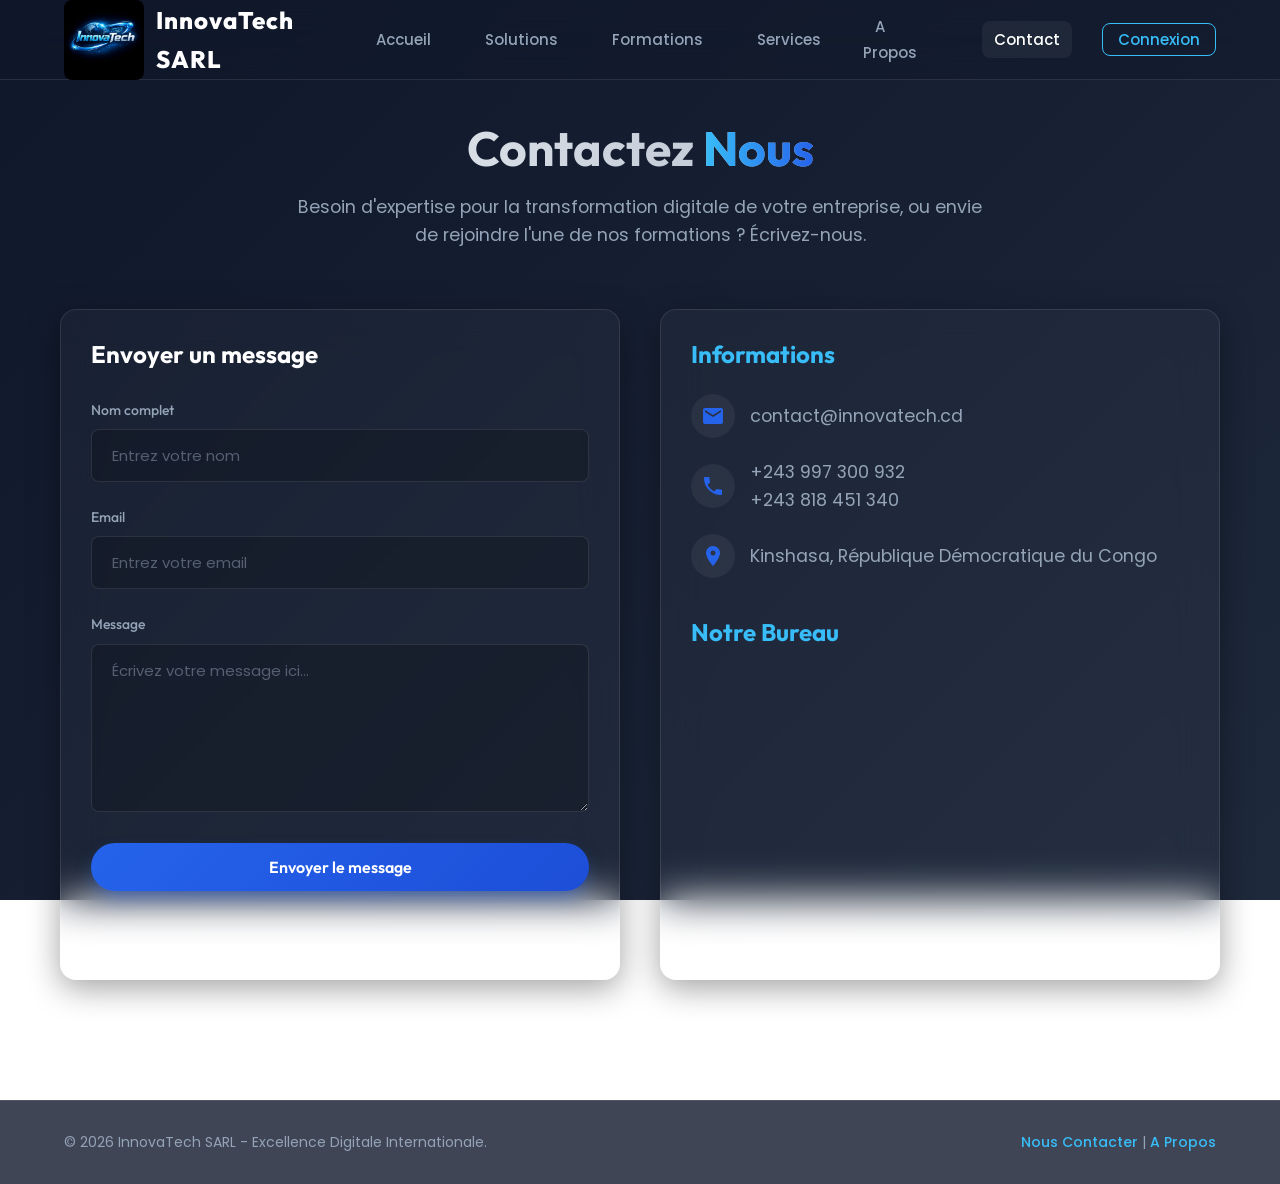
<file: contact.html>
<!DOCTYPE html>
<html lang="fr">
<head>
    <meta charset="UTF-8">
    <meta name="viewport" content="width=device-width, initial-scale=1.0">
    <title>InnovaTech SARL - Contact</title>
    <link rel="stylesheet" href="global-design.css">
    <link rel="stylesheet" href="styleMenuMobF.css">
    <style>
        .contact-grid {
            display: grid;
            grid-template-columns: 1fr 1fr;
            gap: 40px;
        }
        @media (max-width: 900px) {
            .contact-grid {
                grid-template-columns: 1fr;
            }
        }
        .info-card h3 {
            font-size: 1.5rem;
            margin-bottom: 25px;
            color: var(--accent);
        }
        .info-card p {
            display: flex;
            align-items: center;
            gap: 15px;
            margin-bottom: 20px;
            color: var(--text-muted);
            font-size: 1.1rem;
        }
        .info-card p .material-icons {
            background: rgba(255,255,255,0.05);
            padding: 10px;
            border-radius: 50%;
            color: var(--primary);
        }
        iframe {
            width: 100%;
            height: 250px;
            border: 0;
            border-radius: var(--radius);
            margin-top: 20px;
            filter: grayscale(100%) invert(90%) contrast(1.2);
        }
    </style>
</head>
<body>

    <!-- NAVBAR FIXED -->
    <nav id="navbar">
        <div class="logo">
            <a href="index.html">
                <img src="log1.jpeg" alt="Logo InnovaTech">
                InnovaTech SARL
            </a>
        </div>
        <ul class="nav-links">
            <li><a href="index.html">Accueil</a></li>
            <li><a href="solution.html">Solutions</a></li>
            <li><a href="formation.html">Formations</a></li>
            <li><a href="service.html">Services</a></li>
            <li><a href="about.html">A Propos</a></li>
            <li><a href="contact.html" class="active">Contact</a></li>
            <li><a href="login.html" style="color: var(--accent); border: 1px solid var(--accent); padding: 5px 15px;">Connexion</a></li>
        </ul>
        <div class="hamburger" id="hamburgerMenu">
            <span></span>
            <span></span>
            <span></span>
        </div>
    </nav>

    <!-- CONTENT -->
    <div class="page-container animate-on-scroll is-visible">
        <section class="section-header">
            <h1 class="section-title">Contactez <span class="text-gradient-primary">Nous</span></h1>
            <p class="section-subtitle">
                Besoin d'expertise pour la transformation digitale de votre entreprise, ou envie de rejoindre l'une de nos formations ? Écrivez-nous.
            </p>
        </section>

        <section class="contact-grid">
            
            <!-- FORMULAIRE -->
            <div class="glass-container">
                <h2 style="font-size: 1.5rem; margin-bottom: 30px;">Envoyer un message</h2>
                
                <div class="success" id="successMessage" style="display:none; color: var(--success); margin-bottom: 20px; text-align: center; background: rgba(16,185,129,0.1); padding: 15px; border-radius: 8px;">
                    ✅ Message envoyé avec succès ! Nous vous répondrons dans les plus brefs délais.
                </div>

                <form id="contactForm">
                    <div class="form-group">
                        <label>Nom complet</label>
                        <input type="text" name="nom" class="form-control" placeholder="Entrez votre nom" required>
                    </div>

                    <div class="form-group">
                        <label>Email</label>
                        <input type="email" name="email" class="form-control" placeholder="Entrez votre email" required>
                    </div>

                    <div class="form-group">
                        <label>Message</label>
                        <textarea rows="6" name="message" class="form-control" placeholder="Écrivez votre message ici..." required></textarea>
                    </div>

                    <button type="submit" class="btn-primary" style="width: 100%;">Envoyer le message</button>
                </form>
            </div>

            <!-- INFOS LOKALISATION -->
            <div class="glass-container info-card">
                <h3>Informations</h3>
                <p><span class="material-icons">email</span> contact@innovatech.cd</p>
                <p><span class="material-icons">phone</span> +243 997 300 932 <br> +243 818 451 340</p>
                <p><span class="material-icons">location_on</span> Kinshasa, République Démocratique du Congo</p>

                <h3 style="margin-top: 40px;">Notre Bureau</h3>
                <iframe src="https://maps.google.com/maps?q=Kinshasa&t=&z=13&ie=UTF8&iwloc=&output=embed"></iframe>
            </div>

        </section>
    </div>

    <!-- FOOTER -->
    <footer>
        <div>
            &copy; 2026 InnovaTech SARL - Excellence Digitale Internationale.
        </div>
        <div>
            <a href="contact.html">Nous Contacter</a> | 
            <a href="about.html">A Propos</a>
        </div>
    </footer>

    <script>
        const navbar = document.getElementById('navbar');
        window.addEventListener('scroll', () => {
            if (window.scrollY > 50) {
                navbar.classList.add('scrolled');
            } else {
                navbar.classList.remove('scrolled');
            }
        });

        const hamburger = document.getElementById('hamburgerMenu');
        const navLinks = document.querySelector('.nav-links');
        
        hamburger.addEventListener('click', () => {
            hamburger.classList.toggle('active');
            navLinks.classList.toggle('active');
        });

        const form = document.getElementById("contactForm");
        const successMessage = document.getElementById("successMessage");

        form.addEventListener("submit", function(e){
            e.preventDefault();
            successMessage.style.display = "block";
            form.reset();
        });
    </script>
</body>
</html>
</file>
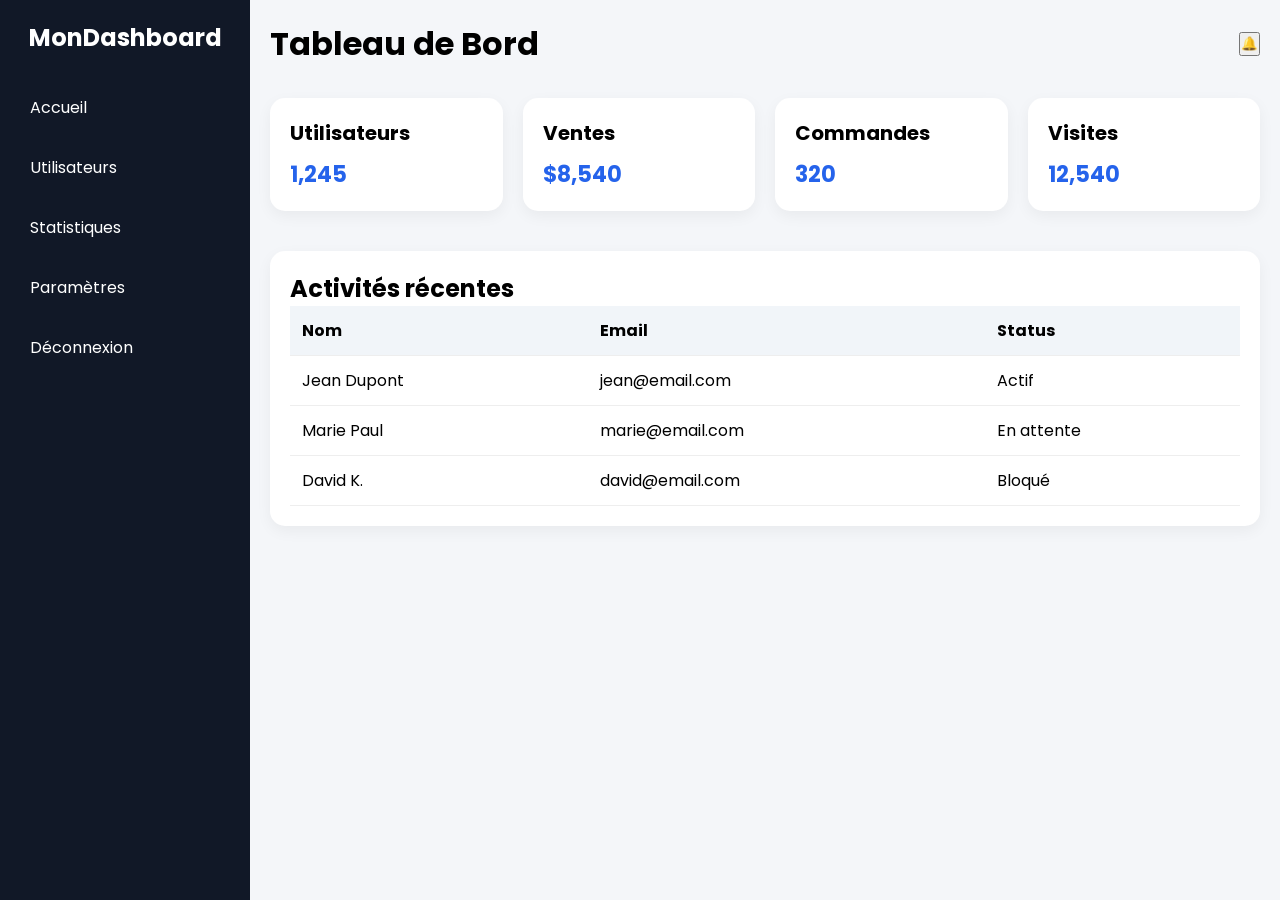
<file: Dasgboard2.html>
<!DOCTYPE html>
<html lang="fr">
<head>
<meta charset="UTF-8">
<meta name="viewport" content="width=device-width, initial-scale=1.0">
<title>Dashboard</title>

<link href="https://fonts.googleapis.com/css2?family=Poppins:wght@300;400;600&display=swap" rel="stylesheet">

<style>
*{
    margin:0;
    padding:0;
    box-sizing:border-box;
    font-family:'Poppins',sans-serif;
}

body{
    display:flex;
    background:#f4f6f9;
}

/* SIDEBAR */
.sidebar{
    width:250px;
    height:100vh;
    background:#111827;
    color:#fff;
    padding:20px;
    position:fixed;
}

.sidebar h2{
    text-align:center;
    margin-bottom:30px;
}

.sidebar ul{
    list-style:none;
}

.sidebar ul li{
    margin:15px 0;
}

.sidebar ul li a{
    text-decoration:none;
    color:#fff;
    display:block;
    padding:10px;
    border-radius:8px;
    transition:0.3s;
}

.sidebar ul li a:hover{
    background:#2563eb;
}

/* MAIN CONTENT */
.main{
    margin-left:250px;
    padding:20px;
    width:100%;
}

.header{
    display:flex;
    justify-content:space-between;
    align-items:center;
    margin-bottom:30px;
}

.cards{
    display:grid;
    grid-template-columns:repeat(auto-fit,minmax(200px,1fr));
    gap:20px;
}

.card{
    background:#fff;
    padding:20px;
    border-radius:15px;
    box-shadow:0 5px 15px rgba(0,0,0,0.05);
    transition:0.3s;
}

.card:hover{
    transform:translateY(-5px);
}

.card h3{
    font-size:20px;
    margin-bottom:10px;
}

.card p{
    font-size:22px;
    font-weight:bold;
    color:#2563eb;
}

/* TABLE */
.table-container{
    margin-top:40px;
    background:#fff;
    padding:20px;
    border-radius:15px;
    box-shadow:0 5px 15px rgba(0,0,0,0.05);
}

table{
    width:100%;
    border-collapse:collapse;
}

table th, table td{
    padding:12px;
    text-align:left;
    border-bottom:1px solid #eee;
}

table th{
    background:#f1f5f9;
}

/* RESPONSIVE */
@media(max-width:768px){
    .sidebar{
        width:200px;
    }
    .main{
        margin-left:200px;
    }
}
</style>
</head>

<body>

<div class="sidebar">
    <h2>MonDashboard</h2>
    <ul>
        <li><a href="#">Accueil</a></li>
        <li><a href="#">Utilisateurs</a></li>
        <li><a href="#">Statistiques</a></li>
        <li><a href="#">Paramètres</a></li>
        <li><a href="#">Déconnexion</a></li>
    </ul>
</div>

<div class="main">

    <div class="header">
        <h1>Tableau de Bord</h1>
        <button onclick="alert('Notifications')">🔔</button>
    </div>

    <div class="cards">
        <div class="card">
            <h3>Utilisateurs</h3>
            <p>1,245</p>
        </div>

        <div class="card">
            <h3>Ventes</h3>
            <p>$8,540</p>
        </div>

        <div class="card">
            <h3>Commandes</h3>
            <p>320</p>
        </div>

        <div class="card">
            <h3>Visites</h3>
            <p>12,540</p>
        </div>
    </div>

    <div class="table-container">
        <h2>Activités récentes</h2>
        <table>
            <tr>
                <th>Nom</th>
                <th>Email</th>
                <th>Status</th>
            </tr>
            <tr>
                <td>Jean Dupont</td>
                <td>jean@email.com</td>
                <td>Actif</td>
            </tr>
            <tr>
                <td>Marie Paul</td>
                <td>marie@email.com</td>
                <td>En attente</td>
            </tr>
            <tr>
                <td>David K.</td>
                <td>david@email.com</td>
                <td>Bloqué</td>
            </tr>
        </table>
    </div>

</div>

</body>
</html>
</file>
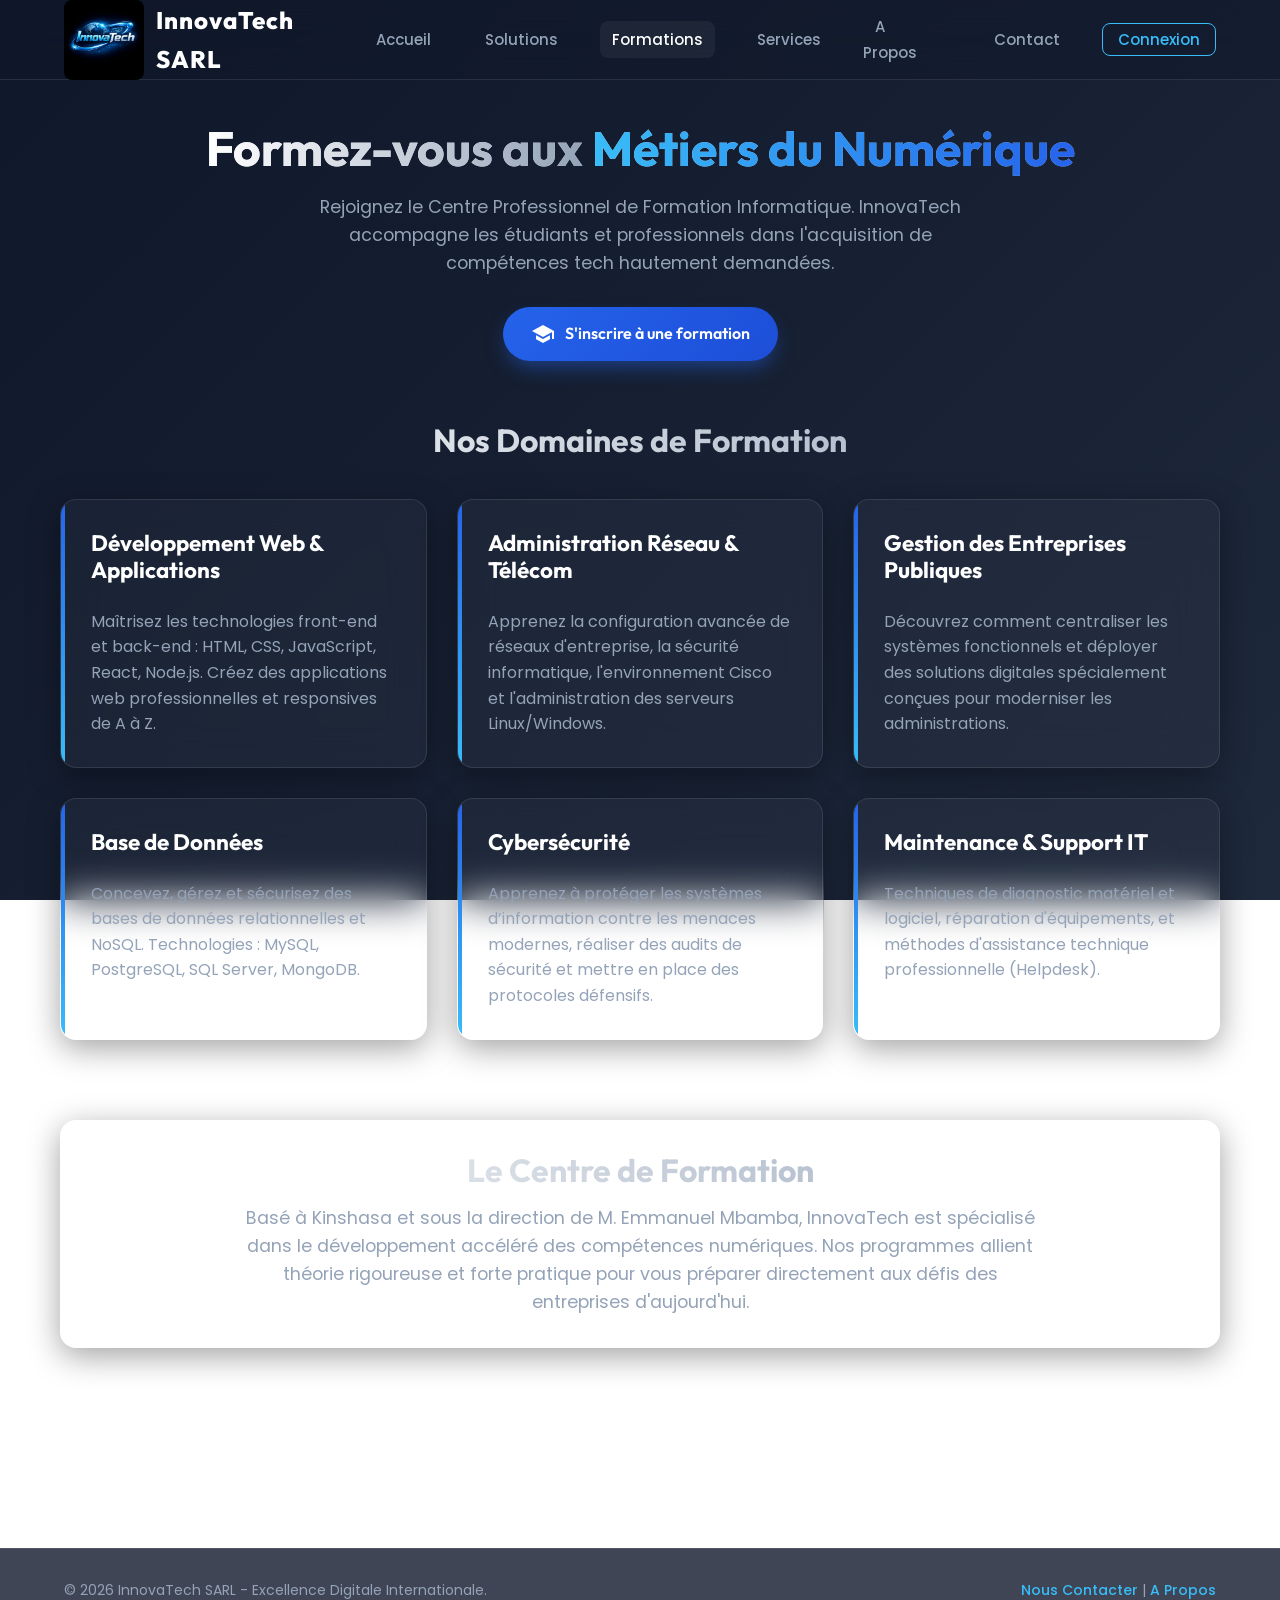
<file: formation.html>
<!DOCTYPE html>
<html lang="fr">
<head>
    <meta charset="UTF-8">
    <meta name="viewport" content="width=device-width, initial-scale=1.0">
    <title>InnovaTech SARL - Formations</title>
    <link rel="stylesheet" href="global-design.css">
    <link rel="stylesheet" href="styleMenuMobF.css">
    <style>
        .courses {
            display: grid;
            grid-template-columns: repeat(auto-fit, minmax(320px, 1fr));
            gap: 30px;
            margin-top: 40px;
        }
        .course-card {
            display: flex;
            flex-direction: column;
            gap: 15px;
            text-align: left;
            position: relative;
            overflow: hidden;
        }
        .course-card::before {
            content: '';
            position: absolute;
            top: 0;
            left: 0;
            width: 4px;
            height: 100%;
            background: linear-gradient(to bottom, var(--primary), var(--accent));
            border-radius: 4px 0 0 4px;
        }
        .course-card h3 {
            font-size: 1.4rem;
            color: var(--text);
            margin-bottom: 10px;
        }
        .info-box {
            background: var(--glass-bg);
            padding: 40px;
            border-radius: var(--radius);
            margin-top: 60px;
            text-align: center;
        }
    </style>
</head>
<body>

    <!-- NAVBAR FIXED -->
    <nav id="navbar">
        <div class="logo">
            <a href="index.html">
                <img src="log1.jpeg" alt="Logo InnovaTech">
                InnovaTech SARL
            </a>
        </div>
        <ul class="nav-links">
            <li><a href="index.html">Accueil</a></li>
            <li><a href="solution.html">Solutions</a></li>
            <li><a href="formation.html" class="active">Formations</a></li>
            <li><a href="service.html">Services</a></li>
            <li><a href="about.html">A Propos</a></li>
            <li><a href="contact.html">Contact</a></li>
            <li><a href="login.html" style="color: var(--accent); border: 1px solid var(--accent); padding: 5px 15px;">Connexion</a></li>
        </ul>
        <div class="hamburger" id="hamburgerMenu">
            <span></span>
            <span></span>
            <span></span>
        </div>
    </nav>

    <!-- CONTENT -->
    <div class="page-container animate-on-scroll is-visible">
        <section class="section-header">
            <h1 class="section-title"><span class="text-gradient">Formez-vous aux</span> <span class="text-gradient-primary">Métiers du Numérique</span></h1>
            <p class="section-subtitle">
                Rejoignez le Centre Professionnel de Formation Informatique. InnovaTech accompagne les étudiants et professionnels dans l'acquisition de compétences tech hautement demandées.
            </p>
            <div style="margin-top: 30px;">
                <a href="inscription.html" class="btn-primary">
                    <span class="material-icons">school</span> S'inscrire à une formation
                </a>
            </div>
        </section>

        <!-- COURSES -->
        <section style="margin-bottom: 80px;">
            <h2 class="section-title" style="font-size: 2rem; text-align: center;">Nos Domaines de Formation</h2>
            
            <div class="courses">
                <div class="glass-container course-card">
                    <h3>Développement Web & Applications</h3>
                    <p style="color: var(--text-muted);">
                        Maîtrisez les technologies front-end et back-end : HTML, CSS, JavaScript, React, Node.js. 
                        Créez des applications web professionnelles et responsives de A à Z.
                    </p>
                </div>

                <div class="glass-container course-card">
                    <h3>Administration Réseau & Télécom</h3>
                    <p style="color: var(--text-muted);">
                        Apprenez la configuration avancée de réseaux d'entreprise, la sécurité informatique, 
                        l'environnement Cisco et l'administration des serveurs Linux/Windows.
                    </p>
                </div>

                <div class="glass-container course-card">
                    <h3>Gestion des Entreprises Publiques</h3>
                    <p style="color: var(--text-muted);">
                        Découvrez comment centraliser les systèmes fonctionnels et déployer des solutions 
                        digitales spécialement conçues pour moderniser les administrations.
                    </p>
                </div>

                <div class="glass-container course-card">
                    <h3>Base de Données</h3>
                    <p style="color: var(--text-muted);">
                        Concevez, gérez et sécurisez des bases de données relationnelles et NoSQL. 
                        Technologies : MySQL, PostgreSQL, SQL Server, MongoDB.
                    </p>
                </div>

                <div class="glass-container course-card">
                    <h3>Cybersécurité</h3>
                    <p style="color: var(--text-muted);">
                        Apprenez à protéger les systèmes d’information contre les menaces modernes, 
                        réaliser des audits de sécurité et mettre en place des protocoles défensifs.
                    </p>
                </div>

                <div class="glass-container course-card">
                    <h3>Maintenance & Support IT</h3>
                    <p style="color: var(--text-muted);">
                        Techniques de diagnostic matériel et logiciel, réparation d'équipements, 
                        et méthodes d'assistance technique professionnelle (Helpdesk).
                    </p>
                </div>
            </div>
        </section>

        <!-- ABOUT CENTRE -->
        <section class="glass-container" style="text-align: center; margin-bottom: 80px;">
            <h2 class="section-title" style="font-size: 2rem;">Le Centre de Formation</h2>
            <p style="color: var(--text-muted); max-width: 800px; margin: 0 auto; font-size: 1.1rem;">
                Basé à Kinshasa et sous la direction de M. Emmanuel Mbamba, InnovaTech 
                est spécialisé dans le développement accéléré des compétences numériques. 
                Nos programmes allient théorie rigoureuse et forte pratique pour vous 
                préparer directement aux défis des entreprises d'aujourd'hui.
            </p>
        </section>

    </div>

    <!-- FOOTER -->
    <footer>
        <div>
            &copy; 2026 InnovaTech SARL - Excellence Digitale Internationale.
        </div>
        <div>
            <a href="contact.html">Nous Contacter</a> | 
            <a href="about.html">A Propos</a>
        </div>
    </footer>

    <script>
        // Navbar Scrolled Effect
        const navbar = document.getElementById('navbar');
        window.addEventListener('scroll', () => {
            if (window.scrollY > 50) {
                navbar.classList.add('scrolled');
            } else {
                navbar.classList.remove('scrolled');
            }
        });

        // Hamburger Menu
        const hamburger = document.getElementById('hamburgerMenu');
        const navLinks = document.querySelector('.nav-links');
        
        hamburger.addEventListener('click', () => {
            hamburger.classList.toggle('active');
            navLinks.classList.toggle('active');
        });

        const observer = new IntersectionObserver((entries) => {
            entries.forEach(entry => {
                if (entry.isIntersecting) {
                    entry.target.classList.add('is-visible');
                }
            });
        }, { threshold: 0.1 });

        document.querySelectorAll('.animate-on-scroll').forEach((elem) => {
            observer.observe(elem);
        });
    </script>
</body>
</html>
</file>
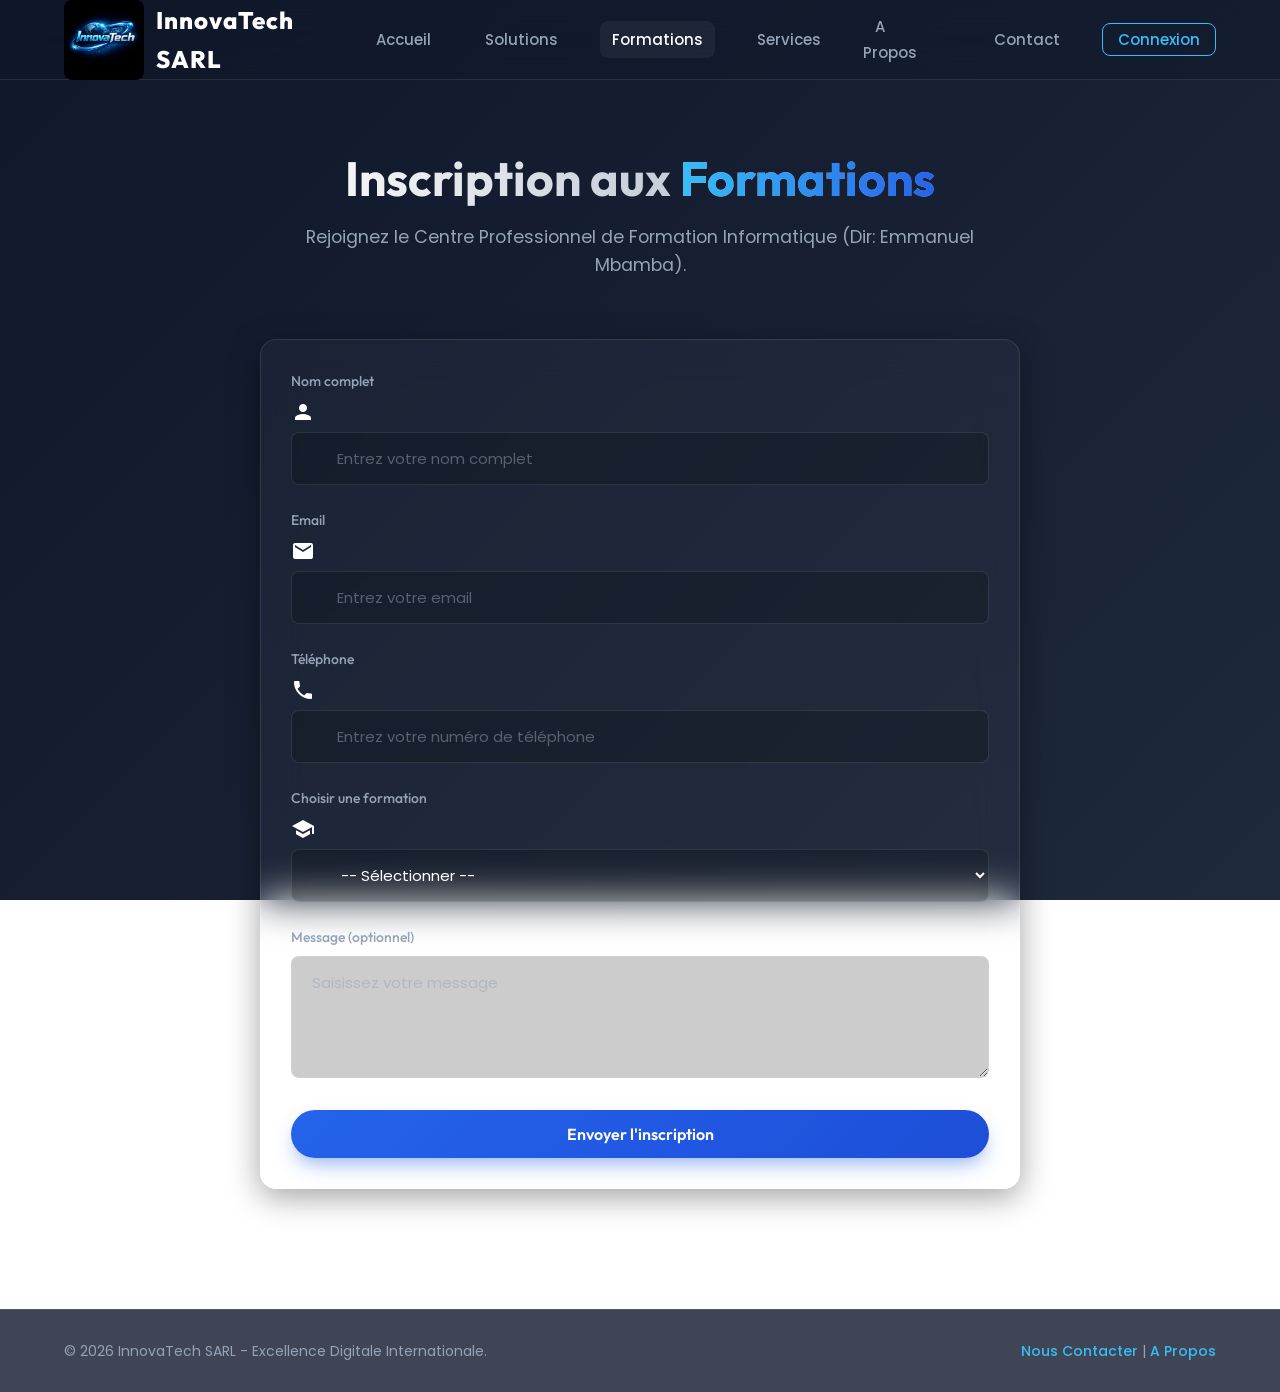
<file: inscription.html>
<!DOCTYPE html>
<html lang="fr">
<head>
    <meta charset="UTF-8">
    <meta name="viewport" content="width=device-width, initial-scale=1.0">
    <title>InnovaTech SARL - Inscription Formation</title>
    <link rel="stylesheet" href="global-design.css">
    <link rel="stylesheet" href="styleMenuMobF.css">
</head>
<body>

    <!-- NAVBAR FIXED -->
    <nav id="navbar">
        <div class="logo">
            <a href="index.html">
                <img src="log1.jpeg" alt="Logo InnovaTech">
                InnovaTech SARL
            </a>
        </div>
        <ul class="nav-links">
            <li><a href="index.html">Accueil</a></li>
            <li><a href="solution.html">Solutions</a></li>
            <li><a href="formation.html" class="active">Formations</a></li>
            <li><a href="service.html">Services</a></li>
            <li><a href="about.html">A Propos</a></li>
            <li><a href="contact.html">Contact</a></li>
            <li><a href="login.html" style="color: var(--accent); border: 1px solid var(--accent); padding: 5px 15px;">Connexion</a></li>
        </ul>
        <div class="hamburger" id="hamburgerMenu">
            <span></span>
            <span></span>
            <span></span>
        </div>
    </nav>

    <!-- CONTENT -->
    <section class="page-container animate-on-scroll is-visible" style="max-width: 800px; padding-top: 150px;">
        <div class="section-header">
            <h1 class="section-title">Inscription aux <span class="text-gradient-primary">Formations</span></h1>
            <p class="section-subtitle">
                Rejoignez le Centre Professionnel de Formation Informatique (Dir: Emmanuel Mbamba).
            </p>
        </div>

        <div class="glass-container">
            <form id="inscriptionForm">
                <div class="form-group">
                    <label>Nom complet</label>
                    <div class="input-wrapper">
                        <span class="material-icons">person</span>
                        <input type="text" name="nom" class="form-control" style="padding-left: 45px;" placeholder="Entrez votre nom complet" required>
                    </div>
                </div>

                <div class="form-group">
                    <label>Email</label>
                    <div class="input-wrapper">
                        <span class="material-icons">email</span>
                        <input type="email" name="email" class="form-control" style="padding-left: 45px;" placeholder="Entrez votre email" required>
                    </div>
                </div>

                <div class="form-group">
                    <label>Téléphone</label>
                    <div class="input-wrapper">
                        <span class="material-icons">phone</span>
                        <input type="tel" name="telephone" class="form-control" style="padding-left: 45px;" placeholder="Entrez votre numéro de téléphone" required>
                    </div>
                </div>

                <div class="form-group">
                    <label>Choisir une formation</label>
                    <div class="input-wrapper">
                        <span class="material-icons">school</span>
                        <select name="formation" class="form-control" style="padding-left: 45px;" required>
                            <option value="">-- Sélectionner --</option>
                            <option value="dev-web">Développement Web & Applications</option>
                            <option value="admin-reseau">Administration Réseau & Télécom</option>
                            <option value="gestion-entreprises">Gestion des Entreprises Publiques</option>
                            <option value="base-donnees">Base de Données</option>
                            <option value="cybersecurite">Cybersécurité</option>
                            <option value="maintenance">Maintenance Informatique</option>
                        </select>
                    </div>
                </div>

                <div class="form-group">
                    <label>Message (optionnel)</label>
                    <textarea rows="4" name="message" class="form-control" placeholder="Saisissez votre message"></textarea>
                </div>

                <button type="submit" class="btn-primary" style="width: 100%;">Envoyer l'inscription</button>
                
                <div class="success" id="successMessage" style="display:none; color: var(--success); margin-top: 15px; text-align: center; background: rgba(16,185,129,0.1); padding: 10px; border-radius: 8px;">
                    ✅ Inscription envoyée avec succès ! Notre équipe vous contactera sous peu.
                </div>
            </form>
        </div>
    </section>

    <!-- FOOTER -->
    <footer>
        <div>
            &copy; 2026 InnovaTech SARL - Excellence Digitale Internationale.
        </div>
        <div>
            <a href="contact.html">Nous Contacter</a> | 
            <a href="about.html">A Propos</a>
        </div>
    </footer>

    <script>
        // Navbar Scrolled Effect
        const navbar = document.getElementById('navbar');
        window.addEventListener('scroll', () => {
            if (window.scrollY > 50) {
                navbar.classList.add('scrolled');
            } else {
                navbar.classList.remove('scrolled');
            }
        });

        // Hamburger Menu
        const hamburger = document.getElementById('hamburgerMenu');
        const navLinks = document.querySelector('.nav-links');
        
        hamburger.addEventListener('click', () => {
            hamburger.classList.toggle('active');
            navLinks.classList.toggle('active');
        });

        const form = document.getElementById("inscriptionForm");
        const successMessage = document.getElementById("successMessage");

        form.addEventListener("submit", function(e){
            e.preventDefault();
            successMessage.style.display = "block";
            form.reset();
        });
    </script>
</body>
</html>
</file>
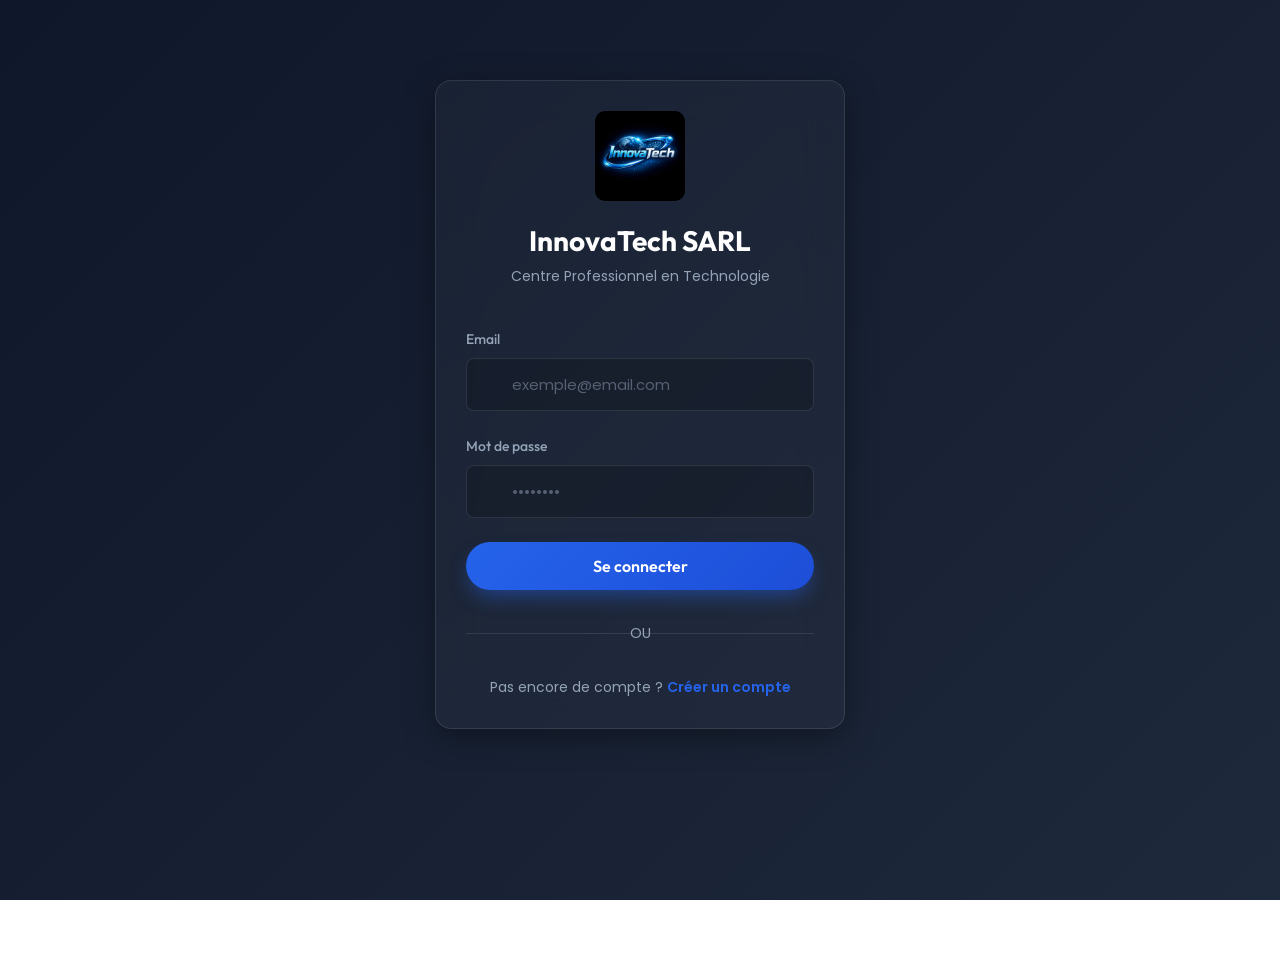
<file: login.html>
<!DOCTYPE html>
<html lang="fr">
<head>
    <meta charset="UTF-8">
    <meta name="viewport" content="width=device-width, initial-scale=1.0">
    <title>InnovaTech SARL - Connexion</title>
    <link rel="stylesheet" href="global-design.css">
    <link rel="stylesheet" href="auth.css">
</head>
<body>

<div class="auth-container">
    <div class="glass-container">
        <div class="logo-section">
            <a href="index.html">
                <img src="log1.jpeg" alt="Logo InnovaTech">
            </a>
            <h1>InnovaTech SARL</h1>
            <p>Centre Professionnel en Technologie</p>
        </div>

        <div class="alert alert-success" id="successAlert">
            <span class="material-icons">check_circle</span>
            <span>Connexion réussie ! Redirection...</span>
        </div>

        <div class="alert alert-error" id="errorAlert">
            <span class="material-icons">error</span>
            <span id="errorMessage">Email ou mot de passe incorrect</span>
        </div>

        <form id="loginForm">
            <div class="form-group">
                <label for="email">Email</label>
                <div class="input-wrapper">
                    <span class="material-icons"></span>
                    <input type="email" id="email" class="form-control form-control-icon" placeholder="exemple@email.com" required>
                </div>
            </div>

            <div class="form-group">
                <label for="password">Mot de passe</label>
                <div class="input-wrapper">
                    <span class="material-icons"></span>
                    <input type="password" id="password" class="form-control form-control-icon" placeholder="••••••••" required>
                </div>
            </div>

            <button type="submit" class="btn-primary" id="loginBtn" style="width: 100%;">
                Se connecter
            </button>

            <div class="loading" id="loading">
                <div class="spinner"></div>
                <span style="margin-left: 10px;">Connexion en cours...</span>
            </div>
        </form>

        <div class="divider">
            <span style="background: transparent;">OU</span>
        </div>

        <div class="auth-link">
            <p>Pas encore de compte ? <a href="register.html">Créer un compte</a></p>
        </div>
    </div>
</div>

<script>
// Base de données utilisateurs simulée
let users = JSON.parse(localStorage.getItem('innovatech_users')) || [
    {
        id: 1,
        email: 'admin@innovatech.com',
        password: 'admin123',
        nom: 'Administrateur',
        role: 'admin',
        createdAt: new Date().toISOString()
    },
    {
        id: 2,
        email: 'user@innovatech.com',
        password: 'user123',
        nom: 'Utilisateur Test',
        role: 'user',
        createdAt: new Date().toISOString()
    }
];

const loginForm = document.getElementById('loginForm');
const loginBtn = document.getElementById('loginBtn');
const loading = document.getElementById('loading');
const successAlert = document.getElementById('successAlert');
const errorAlert = document.getElementById('errorAlert');
const errorMessage = document.getElementById('errorMessage');

loginForm.addEventListener('submit', async function(e) {
    e.preventDefault();
    
    const email = document.getElementById('email').value.trim();
    const password = document.getElementById('password').value;
    
    if (!email || !password) {
        showError('Veuillez remplir tous les champs');
        return;
    }
    
    loginBtn.style.display = 'none';
    loading.style.display = 'block';
    hideAlerts();
    
    await new Promise(resolve => setTimeout(resolve, 1500));
    
    const user = users.find(u => u.email === email && u.password === password);
    
    if (user) {
        const session = {
            user: {
                id: user.id,
                email: user.email,
                nom: user.nom,
                role: user.role
            },
            loginAt: new Date().toISOString()
        };
        
        localStorage.setItem('innovatech_session', JSON.stringify(session));
        showSuccess();
        
        setTimeout(() => {
            if (user.role === 'admin') {
                window.location.href = 'admin-dashboard.html';
            } else {
                window.location.href = 'user-dashboard.html';
            }
        }, 2000);
        
    } else {
        showError('Email ou mot de passe incorrect');
        loginBtn.style.display = 'inline-flex';
        loading.style.display = 'none';
    }
});

function showSuccess() {
    successAlert.style.display = 'flex';
    errorAlert.style.display = 'none';
}

function showError(message) {
    errorMessage.textContent = message;
    errorAlert.style.display = 'flex';
    successAlert.style.display = 'none';
}

function hideAlerts() {
    successAlert.style.display = 'none';
    errorAlert.style.display = 'none';
}

window.addEventListener('load', function() {
    const session = JSON.parse(localStorage.getItem('innovatech_session'));
    if (session && session.user) {
        if (session.user.role === 'admin') {
            window.location.href = 'admin-dashboard.html';
        } else {
            window.location.href = 'user-dashboard.html';
        }
    }
});
</script>

</body>
</html>
</file>
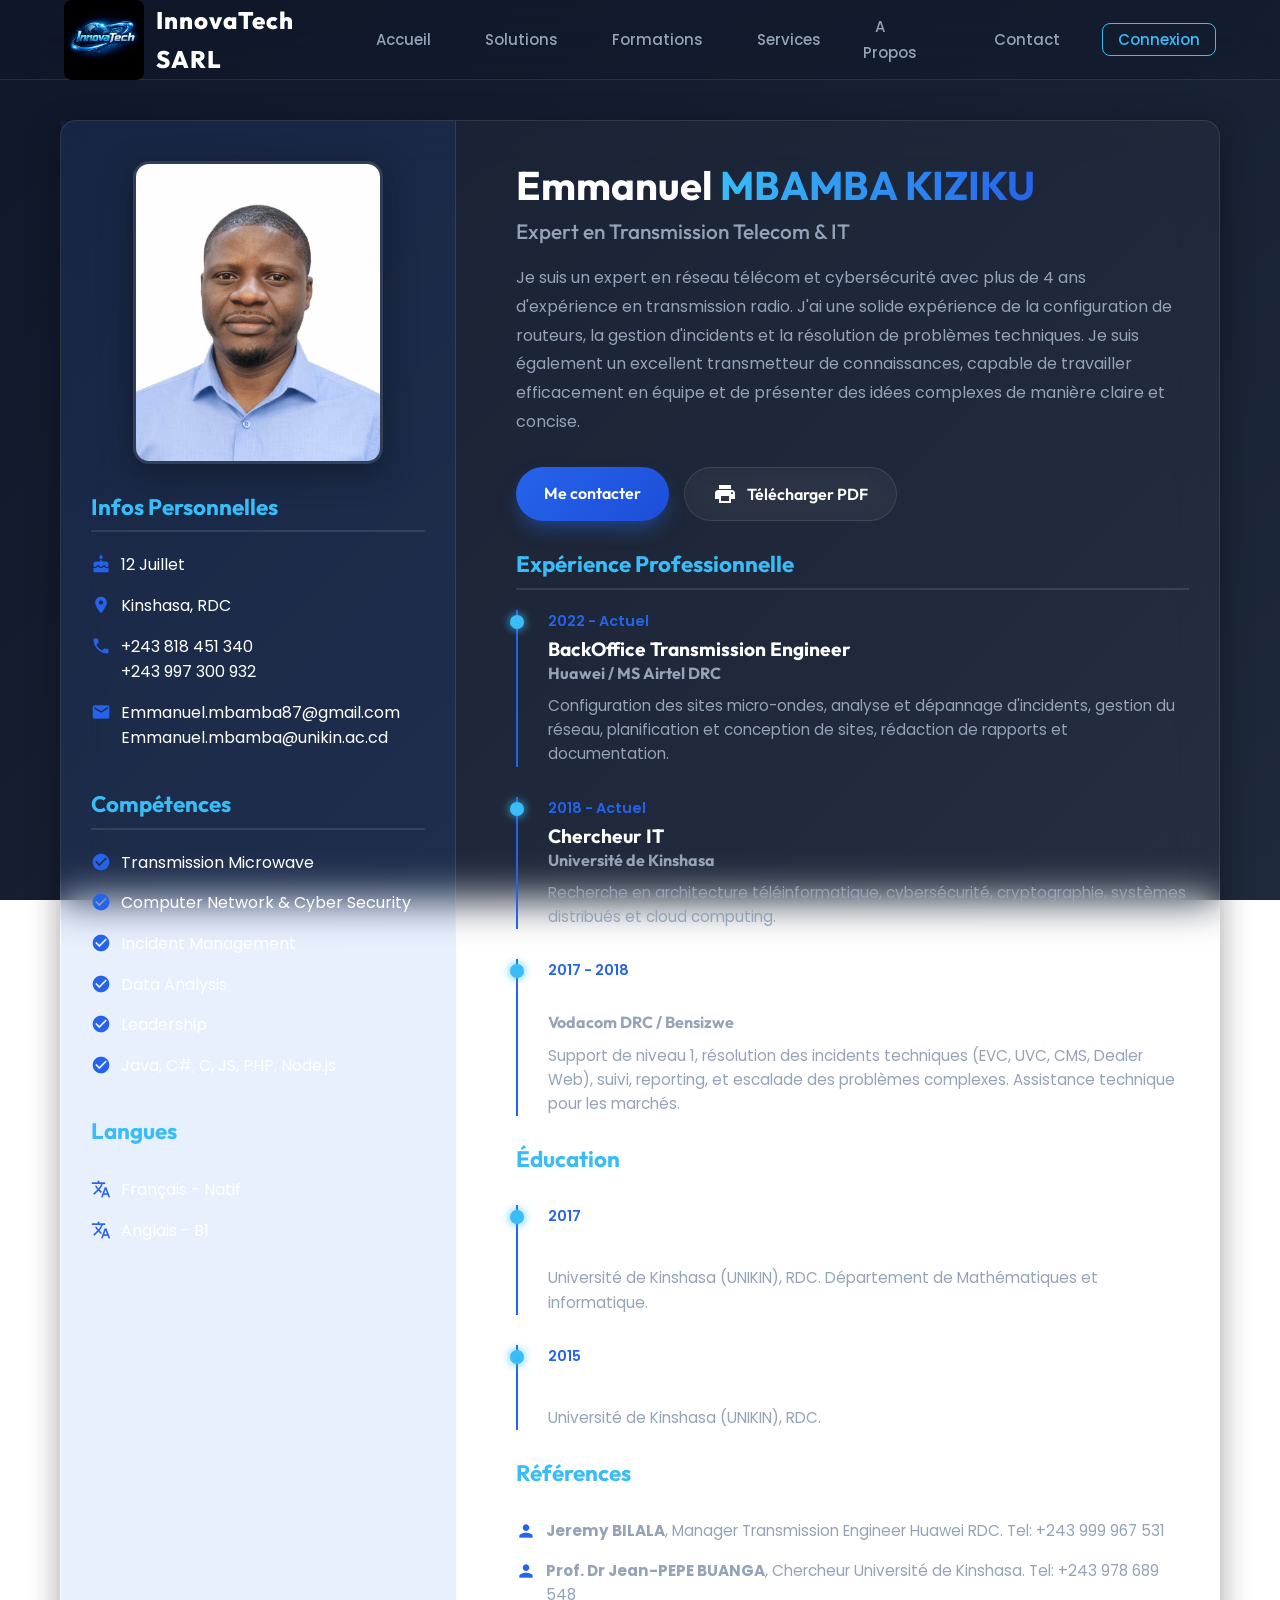
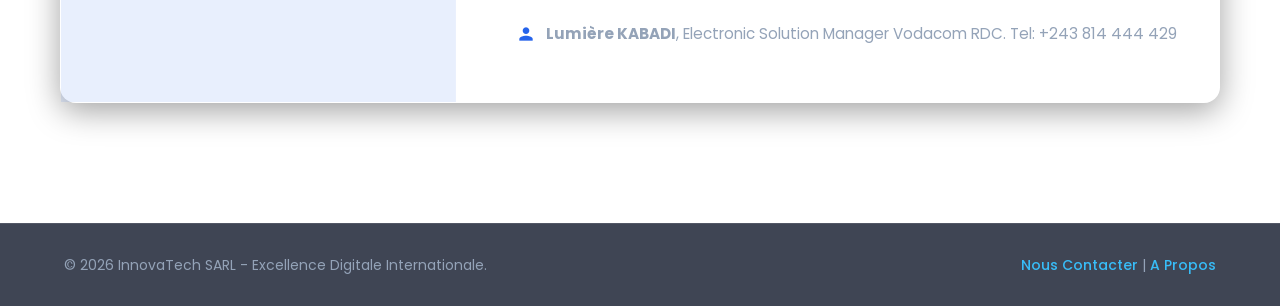
<file: mycv.html>
<!DOCTYPE html>
<html lang="fr">
<head>
    <meta charset="UTF-8">
    <meta name="viewport" content="width=device-width, initial-scale=1.0">
    <title>CV - Emmanuel MBAMBA KIZIKU</title>
    <link rel="stylesheet" href="global-design.css">
    <link rel="stylesheet" href="styleMenuMobF.css">
    <style>
        .cv-container {
            display: flex;
            gap: 30px;
            margin-top: 50px;
            max-width: 1300px;
            margin-left: auto;
            margin-right: auto;
        }
        .cv-left {
            width: 35%;
            background: rgba(37, 99, 235, 0.1); 
            border-right: 1px solid var(--glass-border);
            padding: 40px 30px;
        }
        .cv-right {
            width: 65%;
            padding: 40px 30px;
        }
        @media (max-width: 900px) {
            .cv-container {
                flex-direction: column;
            }
            .cv-left, .cv-right {
                width: 100%;
                border-right: none;
            }
        }
        .profile-img {
            width: 100%;
            max-width: 250px;
            border-radius: var(--radius);
            margin: 0 auto 30px;
            display: block;
            border: 3px solid var(--glass-border);
            box-shadow: var(--glass-shadow);
        }
        .section-title-cv {
            color: var(--accent);
            border-bottom: 2px solid rgba(255,255,255,0.1);
            padding-bottom: 10px;
            margin-bottom: 20px;
            margin-top: 30px;
            font-size: 1.4rem;
        }
        .cv-left .section-title-cv {
            margin-top: 40px;
        }
        ul.cv-list {
            list-style: none;
        }
        ul.cv-list li {
            margin-bottom: 15px;
            display: flex;
            align-items: flex-start;
            gap: 10px;
        }
        ul.cv-list li .material-icons {
            color: var(--primary);
            font-size: 20px;
            margin-top: 2px;
        }
        .timeline-item {
            position: relative;
            padding-left: 30px;
            margin-bottom: 30px;
            border-left: 2px solid var(--primary);
        }
        .timeline-item::before {
            content: '';
            position: absolute;
            left: -8px;
            top: 5px;
            width: 14px;
            height: 14px;
            background: var(--accent);
            border-radius: 50%;
            box-shadow: 0 0 10px var(--accent);
        }
        .timeline-date {
            color: var(--primary);
            font-weight: 600;
            font-size: 0.9rem;
            margin-bottom: 5px;
        }
        .timeline-title {
            font-size: 1.2rem;
            color: var(--text);
            margin-bottom: 10px;
        }
        .timeline-desc {
            color: var(--text-muted);
            font-size: 0.95rem;
            line-height: 1.6;
        }
        .btn-group {
            display: flex;
            gap: 15px;
            flex-wrap: wrap;
            margin-top: 30px;
        }
        @media print {
            body {
                background: white;
                color: black;
            }
            .glass-container {
                background: none;
                box-shadow: none;
                border: 1px solid #ccc;
            }
            .cv-left {
                background: #f4f4f4;
            }
            .btn-group, nav, footer {
                display: none;
            }
            .text-gradient, .text-gradient-primary {
                background: none;
                -webkit-text-fill-color: black;
            }
        }
    </style>
</head>
<body>

    <!-- NAVBAR FIXED -->
    <nav id="navbar">
        <div class="logo">
            <a href="index.html">
                <img src="log1.jpeg" alt="Logo InnovaTech">
                InnovaTech SARL
            </a>
        </div>
        <ul class="nav-links">
            <li><a href="index.html">Accueil</a></li>
            <li><a href="solution.html">Solutions</a></li>
            <li><a href="formation.html">Formations</a></li>
            <li><a href="service.html">Services</a></li>
            <li><a href="about.html">A Propos</a></li>
            <li><a href="contact.html">Contact</a></li>
            <li><a href="login.html" style="color: var(--accent); border: 1px solid var(--accent); padding: 5px 15px;">Connexion</a></li>
        </ul>
        <div class="hamburger" id="hamburgerMenu">
            <span></span>
            <span></span>
            <span></span>
        </div>
    </nav>

    <!-- CONTENT -->
    <div class="page-container animate-on-scroll is-visible" style="padding-top: 120px;">
        <div class="glass-container" style="padding: 0; display: flex; flex-direction: column;">
            
            <div class="cv-container" style="margin-top: 0;">
                <!-- LEFT PANEL -->
                <div class="cv-left">
                    <img src="profile.jpg" alt="Emmanuel MBAMBA" class="profile-img">
                    
                    <h2 class="section-title-cv" style="margin-top: 0;">Infos Personnelles</h2>
                    <ul class="cv-list">
                        <li><span class="material-icons">cake</span> 12 Juillet</li>
                        <li><span class="material-icons">location_on</span> Kinshasa, RDC</li>
                        <li><span class="material-icons">phone</span> +243 818 451 340 <br> +243 997 300 932</li>
                        <li><span class="material-icons">email</span> Emmanuel.mbamba87@gmail.com <br> Emmanuel.mbamba@unikin.ac.cd</li>
                    </ul>

                    <h2 class="section-title-cv">Compétences</h2>
                    <ul class="cv-list">
                        <li><span class="material-icons">check_circle</span> Transmission Microwave</li>
                        <li><span class="material-icons">check_circle</span> Computer Network & Cyber Security</li>
                        <li><span class="material-icons">check_circle</span> Incident Management</li>
                        <li><span class="material-icons">check_circle</span> Data Analysis</li>
                        <li><span class="material-icons">check_circle</span> Leadership</li>
                        <li><span class="material-icons">check_circle</span> Java, C#, C, JS, PHP, Node.js</li>
                    </ul>

                    <h2 class="section-title-cv">Langues</h2>
                    <ul class="cv-list">
                        <li><span class="material-icons">translate</span> Français - Natif</li>
                        <li><span class="material-icons">translate</span> Anglais - B1</li>
                    </ul>
                </div>

                <!-- RIGHT PANEL -->
                <div class="cv-right">
                    <h1 style="font-size: 2.5rem; margin-bottom: 10px;">Emmanuel <span class="text-gradient-primary">MBAMBA KIZIKU</span></h1>
                    <h3 style="color: var(--text-muted); font-weight: 500; font-size: 1.3rem; margin-bottom: 20px;">Expert en Transmission Telecom & IT</h3>
                    
                    <p style="color: var(--text-muted); line-height: 1.8; margin-bottom: 30px;">
                        Je suis un expert en réseau télécom et cybersécurité avec plus de 4 ans d'expérience en transmission radio. 
                        J'ai une solide expérience de la configuration de routeurs, la gestion d'incidents et la résolution de problèmes techniques. 
                        Je suis également un excellent transmetteur de connaissances, capable de travailler efficacement en équipe et de présenter 
                        des idées complexes de manière claire et concise.
                    </p>

                    <div class="btn-group">
                        <a href="contact.html" class="btn-primary">Me contacter</a>
                        <button onclick="window.print()" class="btn-glass"><span class="material-icons">print</span> Télécharger PDF</button>
                    </div>

                    <h2 class="section-title-cv">Expérience Professionnelle</h2>
                    
                    <div class="timeline-item">
                        <div class="timeline-date">2022 - Actuel</div>
                        <h3 class="timeline-title">BackOffice Transmission Engineer <br><span style="font-size: 1rem; color: var(--text-muted);">Huawei / MS Airtel DRC</span></h3>
                        <p class="timeline-desc">
                            Configuration des sites micro-ondes, analyse et dépannage d'incidents, gestion du réseau,
                            planification et conception de sites, rédaction de rapports et documentation.
                        </p>
                    </div>

                    <div class="timeline-item">
                        <div class="timeline-date">2018 - Actuel</div>
                        <h3 class="timeline-title">Chercheur IT <br><span style="font-size: 1rem; color: var(--text-muted);">Université de Kinshasa</span></h3>
                        <p class="timeline-desc">
                            Recherche en architecture téléinformatique, cybersécurité, cryptographie, systèmes distribués et cloud computing.
                        </p>
                    </div>

                    <div class="timeline-item">
                        <div class="timeline-date">2017 - 2018</div>
                        <h3 class="timeline-title">Electronic Distribution Market Specialist Assistant <br><span style="font-size: 1rem; color: var(--text-muted);">Vodacom DRC / Bensizwe</span></h3>
                        <p class="timeline-desc">
                            Support de niveau 1, résolution des incidents techniques (EVC, UVC, CMS, Dealer Web), suivi, reporting, 
                            et escalade des problèmes complexes. Assistance technique pour les marchés.
                        </p>
                    </div>

                    <h2 class="section-title-cv">Éducation</h2>
                    
                    <div class="timeline-item">
                        <div class="timeline-date">2017</div>
                        <h3 class="timeline-title">Licence en Génie Informatique</h3>
                        <p class="timeline-desc">Université de Kinshasa (UNIKIN), RDC. Département de Mathématiques et informatique.</p>
                    </div>

                    <div class="timeline-item">
                        <div class="timeline-date">2015</div>
                        <h3 class="timeline-title">Graduat en Informatique</h3>
                        <p class="timeline-desc">Université de Kinshasa (UNIKIN), RDC.</p>
                    </div>

                    <h2 class="section-title-cv">Références</h2>
                    <ul class="cv-list" style="color: var(--text-muted); font-size: 0.95rem;">
                        <li><span class="material-icons">person</span> <div><strong>Jeremy BILALA</strong>, Manager Transmission Engineer Huawei RDC. Tel: +243 999 967 531</div></li>
                        <li><span class="material-icons">person</span> <div><strong>Prof. Dr Jean-PEPE BUANGA</strong>, Chercheur Université de Kinshasa. Tel: +243 978 689 548</div></li>
                        <li><span class="material-icons">person</span> <div><strong>Lumière KABADI</strong>, Electronic Solution Manager Vodacom RDC. Tel: +243 814 444 429</div></li>
                    </ul>

                </div>
            </div>
        </div>
    </div>

    <!-- FOOTER -->
    <footer>
        <div>
            &copy; 2026 InnovaTech SARL - Excellence Digitale Internationale.
        </div>
        <div>
            <a href="contact.html">Nous Contacter</a> | 
            <a href="about.html">A Propos</a>
        </div>
    </footer>

    <script>
        const navbar = document.getElementById('navbar');
        window.addEventListener('scroll', () => {
            if (window.scrollY > 50) {
                navbar.classList.add('scrolled');
            } else {
                navbar.classList.remove('scrolled');
            }
        });

        const hamburger = document.getElementById('hamburgerMenu');
        const navLinks = document.querySelector('.nav-links');
        
        hamburger.addEventListener('click', () => {
            hamburger.classList.toggle('active');
            navLinks.classList.toggle('active');
        });

        const observer = new IntersectionObserver((entries) => {
            entries.forEach(entry => {
                if (entry.isIntersecting) {
                    entry.target.classList.add('is-visible');
                }
            });
        }, { threshold: 0.1 });

        document.querySelectorAll('.animate-on-scroll').forEach((elem) => {
            observer.observe(elem);
        });
    </script>
</body>
</html>
</file>
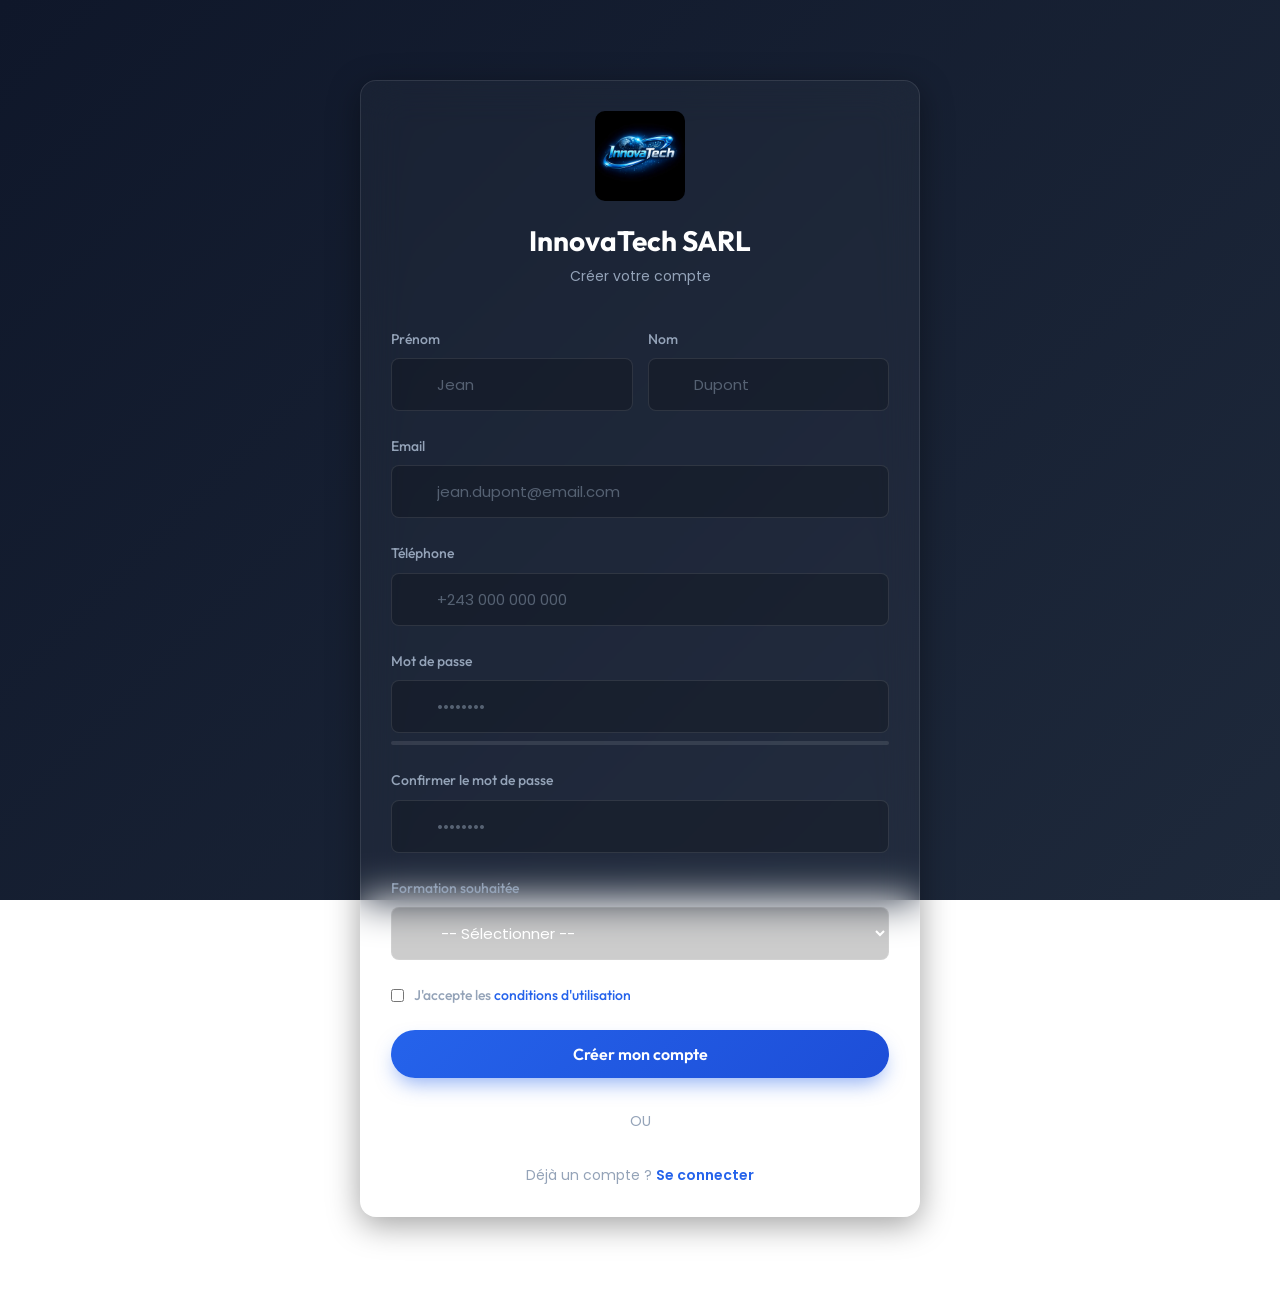
<file: register.html>
<!DOCTYPE html>
<html lang="fr">
<head>
    <meta charset="UTF-8">
    <meta name="viewport" content="width=device-width, initial-scale=1.0">
    <title>InnovaTech SARL - Inscription</title>
    <link rel="stylesheet" href="global-design.css">
    <link rel="stylesheet" href="auth.css">
</head>
<body>

<div class="auth-container register-container">
    <div class="glass-container">
        <div class="logo-section">
            <a href="index.html">
                <img src="log1.jpeg" alt="Logo InnovaTech">
            </a>
            <h1>InnovaTech SARL</h1>
            <p>Créer votre compte</p>
        </div>

        <div class="alert alert-success" id="successAlert">
            <span class="material-icons"></span>
            <span>Compte créé avec succès ! Redirection...</span>
        </div>

        <div class="alert alert-error" id="errorAlert">
            <span class="material-icons"></span>
            <span id="errorMessage">Erreur lors de l'inscription</span>
        </div>

        <form id="registerForm">
            <div style="display: grid; grid-template-columns: 1fr 1fr; gap: 15px;">
                <div class="form-group">
                    <label for="prenom">Prénom</label>
                    <div class="input-wrapper">
                        <span class="material-icons"></span>
                        <input type="text" id="prenom" class="form-control form-control-icon" placeholder="Jean" required>
                    </div>
                </div>

                <div class="form-group">
                    <label for="nom">Nom</label>
                    <div class="input-wrapper">
                        <span class="material-icons"></span>
                        <input type="text" id="nom" class="form-control form-control-icon" placeholder="Dupont" required>
                    </div>
                </div>
            </div>

            <div class="form-group">
                <label for="email">Email</label>
                <div class="input-wrapper">
                    <span class="material-icons"></span>
                    <input type="email" id="email" class="form-control form-control-icon" placeholder="jean.dupont@email.com" required>
                </div>
            </div>

            <div class="form-group">
                <label for="telephone">Téléphone</label>
                <div class="input-wrapper">
                    <span class="material-icons"></span>
                    <input type="tel" id="telephone" class="form-control form-control-icon" placeholder="+243 000 000 000" required>
                </div>
            </div>

            <div class="form-group">
                <label for="password">Mot de passe</label>
                <div class="input-wrapper">
                    <span class="material-icons"></span>
                    <input type="password" id="password" class="form-control form-control-icon" placeholder="••••••••" required>
                </div>
                <div class="password-strength">
                    <div class="password-strength-bar" id="strengthBar"></div>
                </div>
            </div>

            <div class="form-group">
                <label for="confirmPassword">Confirmer le mot de passe</label>
                <div class="input-wrapper">
                    <span class="material-icons"></span>
                    <input type="password" id="confirmPassword" class="form-control form-control-icon" placeholder="••••••••" required>
                </div>
            </div>

            <div class="form-group">
                <label for="formation">Formation souhaitée</label>
                <div class="input-wrapper">
                    <span class="material-icons"></span>
                    <select id="formation" class="form-control form-control-icon" required>
                        <option value="">-- Sélectionner --</option>
                        <option value="dev-web">Développement Web & Applications</option>
                        <option value="admin-reseau">Administration Réseau & Télécom</option>
                        <option value="gestion-entreprises">Gestion des Entreprises Publiques</option>
                        <option value="base-donnees">Base de Données</option>
                        <option value="cybersecurite">Cybersécurité</option>
                        <option value="maintenance">Maintenance Informatique</option>
                    </select>
                </div>
            </div>

            <div class="form-group" style="display: flex; align-items: center; gap: 10px;">
                <input type="checkbox" id="terms" required style="accent-color: var(--primary);">
                <label for="terms" style="margin-bottom: 0;">
                    J'accepte les <a href="#">conditions d'utilisation</a>
                </label>
            </div>

            <button type="submit" class="btn-primary" id="registerBtn" style="width: 100%;">
                Créer mon compte
            </button>

            <div class="loading" id="loading">
                <div class="spinner"></div>
                <span style="margin-left: 10px;">Création du compte...</span>
            </div>
        </form>

        <div class="divider">
            <span style="background: transparent;">OU</span>
        </div>

        <div class="auth-link">
            <p>Déjà un compte ? <a href="login.html">Se connecter</a></p>
        </div>
    </div>
</div>

<script>
const registerForm = document.getElementById('registerForm');
const registerBtn = document.getElementById('registerBtn');
const loading = document.getElementById('loading');
const successAlert = document.getElementById('successAlert');
const errorAlert = document.getElementById('errorAlert');
const errorMessage = document.getElementById('errorMessage');
const passwordInput = document.getElementById('password');
const confirmPasswordInput = document.getElementById('confirmPassword');
const strengthBar = document.getElementById('strengthBar');

passwordInput.addEventListener('input', function() {
    const password = this.value;
    let strength = 0;
    
    if (password.length >= 8) strength++;
    if (password.match(/[a-z]/) && password.match(/[A-Z]/)) strength++;
    if (password.match(/[0-9]/)) strength++;
    if (password.match(/[^a-zA-Z0-9]/)) strength++;
    
    strengthBar.className = 'password-strength-bar';
    
    if (password.length > 0) {
        if (strength <= 1) {
            strengthBar.classList.add('strength-weak');
        } else if (strength === 2) {
            strengthBar.classList.add('strength-medium');
        } else {
            strengthBar.classList.add('strength-strong');
        }
    }
});

registerForm.addEventListener('submit', async function(e) {
    e.preventDefault();
    
    const prenom = document.getElementById('prenom').value.trim();
    const nom = document.getElementById('nom').value.trim();
    const email = document.getElementById('email').value.trim();
    const telephone = document.getElementById('telephone').value.trim();
    const password = passwordInput.value;
    const confirmPassword = confirmPasswordInput.value;
    const formation = document.getElementById('formation').value;
    const terms = document.getElementById('terms').checked;
    
    if (!prenom || !nom || !email || !telephone || !password || !confirmPassword || !formation) {
        showError('Veuillez remplir tous les champs');
        return;
    }
    
    if (password !== confirmPassword) {
        showError('Les mots de passe ne correspondent pas');
        return;
    }
    
    if (password.length < 8) {
        showError('Le mot de passe doit contenir au moins 8 caractères');
        return;
    }
    
    if (!terms) {
        showError('Veuillez accepter les conditions d\'utilisation');
        return;
    }
    
    registerBtn.disabled = true;
    loading.style.display = 'block';
    hideAlerts();
    
    await new Promise(resolve => setTimeout(resolve, 2000));
    
    let users = JSON.parse(localStorage.getItem('innovatech_users')) || [];
    
    if (users.find(u => u.email === email)) {
        showError('Cet email est déjà utilisé');
        registerBtn.disabled = false;
        loading.style.display = 'none';
        return;
    }
    
    const newUser = {
        id: Date.now(),
        prenom,
        nom,
        email,
        telephone,
        password,
        formation,
        role: 'user',
        createdAt: new Date().toISOString()
    };
    
    users.push(newUser);
    localStorage.setItem('innovatech_users', JSON.stringify(users));
    
    showSuccess();
    
    setTimeout(() => {
        window.location.href = 'login.html';
    }, 2000);
});

function showSuccess() {
    successAlert.style.display = 'flex';
    errorAlert.style.display = 'none';
}

function showError(message) {
    errorMessage.textContent = message;
    errorAlert.style.display = 'flex';
    successAlert.style.display = 'none';
}

function hideAlerts() {
    successAlert.style.display = 'none';
    errorAlert.style.display = 'none';
}

window.addEventListener('load', function() {
    const session = JSON.parse(localStorage.getItem('innovatech_session'));
    if (session && session.user) {
        window.location.href = 'login.html';
    }
});
</script>

</body>
</html>
</file>
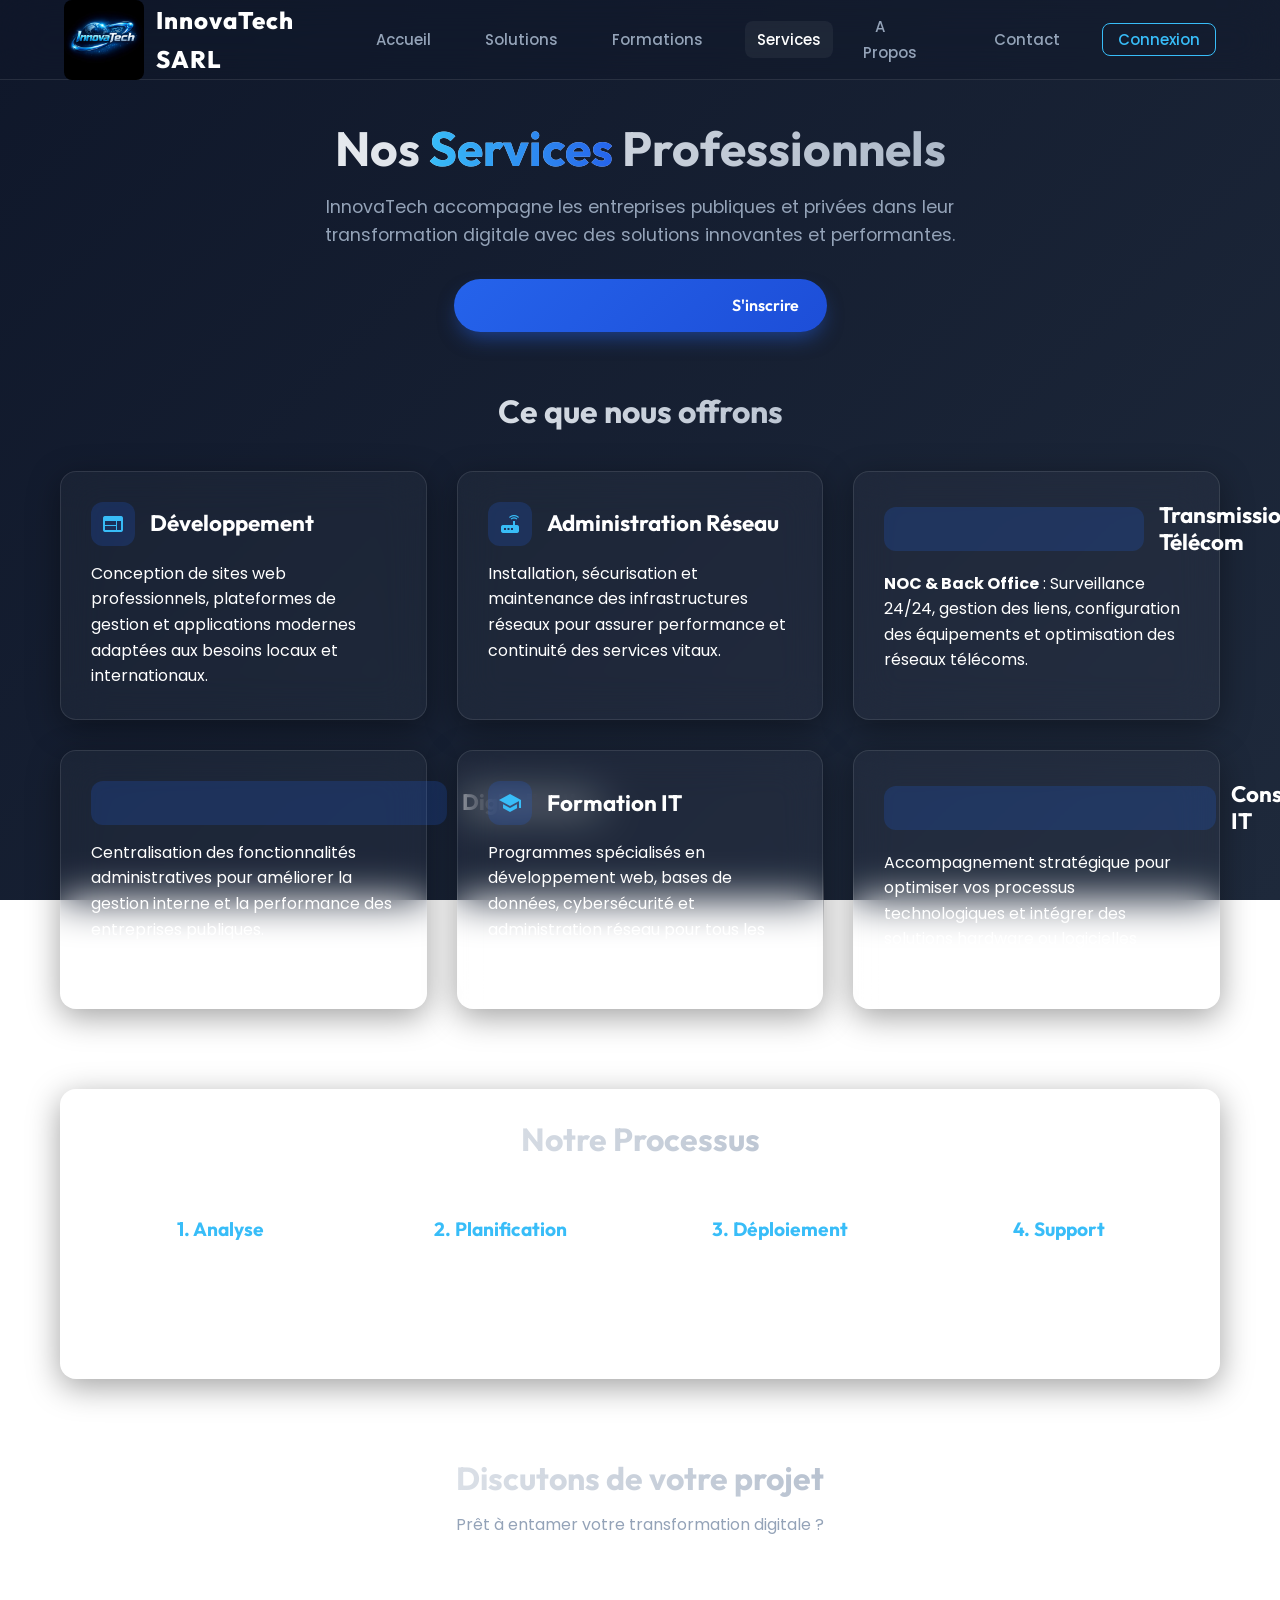
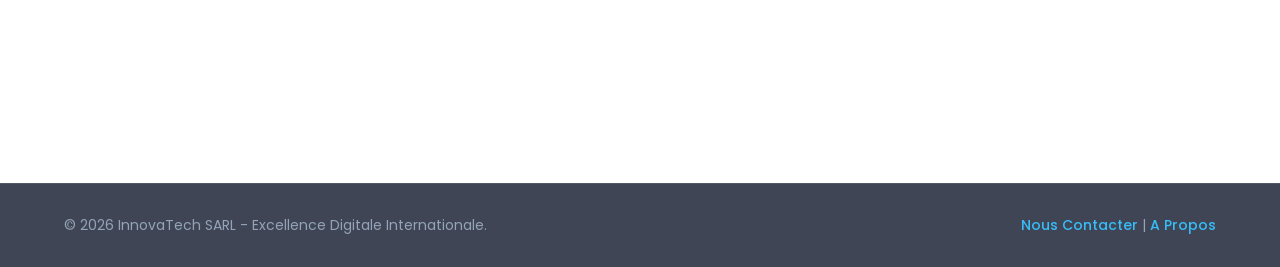
<file: service.html>
<!DOCTYPE html>
<html lang="fr">
<head>
    <meta charset="UTF-8">
    <meta name="viewport" content="width=device-width, initial-scale=1.0">
    <title>InnovaTech SARL - Services</title>
    <link rel="stylesheet" href="global-design.css">
    <link rel="stylesheet" href="styleMenuMobF.css">
    <style>
        .service-grid {
            display: grid;
            grid-template-columns: repeat(auto-fit, minmax(300px, 1fr));
            gap: 30px;
            margin-top: 40px;
        }
        .service-card {
            display: flex;
            flex-direction: column;
            gap: 15px;
        }
        .service-card h3 {
            display: flex;
            align-items: center;
            gap: 15px;
            font-size: 1.4rem;
        }
        .service-card h3 .material-icons {
            background: rgba(37, 99, 235, 0.2);
            color: var(--accent);
            padding: 10px;
            border-radius: 12px;
            font-size: 24px;
        }
        .process-steps {
            display: grid;
            grid-template-columns: repeat(auto-fit, minmax(200px, 1fr));
            gap: 20px;
            margin-top: 40px;
            position: relative;
        }
        .step {
            text-align: center;
            padding: 20px;
            position: relative;
        }
        .step h4 {
            color: var(--accent);
            margin-bottom: 10px;
            font-size: 1.2rem;
        }
    </style>
</head>
<body>

    <!-- NAVBAR FIXED -->
    <nav id="navbar">
        <div class="logo">
            <a href="index.html">
                <img src="log1.jpeg" alt="Logo InnovaTech">
                InnovaTech SARL
            </a>
        </div>
        <ul class="nav-links">
            <li><a href="index.html">Accueil</a></li>
            <li><a href="solution.html">Solutions</a></li>
            <li><a href="formation.html">Formations</a></li>
            <li><a href="service.html" class="active">Services</a></li>
            <li><a href="about.html">A Propos</a></li>
            <li><a href="contact.html">Contact</a></li>
            <li><a href="login.html" style="color: var(--accent); border: 1px solid var(--accent); padding: 5px 15px;">Connexion</a></li>
        </ul>
        <div class="hamburger" id="hamburgerMenu">
            <span></span>
            <span></span>
            <span></span>
        </div>
    </nav>

    <!-- CONTENT -->
    <div class="page-container animate-on-scroll is-visible">
        <section class="section-header">
            <h1 class="section-title">Nos <span class="text-gradient-primary">Services</span> Professionnels</h1>
            <p class="section-subtitle">
                InnovaTech accompagne les entreprises publiques et privées dans leur transformation digitale avec des solutions innovantes et performantes.
            </p>
            <div style="margin-top: 30px;">
                <a href="inscription.html" class="btn-primary">
                    <span class="material-icons">how_to_reg</span> S'inscrire
                </a>
            </div>
        </section>

        <!-- SERVICES -->
        <section style="margin-bottom: 80px;">
            <h2 class="section-title" style="font-size: 2rem; text-align: center;">Ce que nous offrons</h2>
            <div class="service-grid">
                <div class="glass-container service-card">
                    <h3><span class="material-icons">web</span> Développement</h3>
                    <p>Conception de sites web professionnels, plateformes de gestion et applications modernes adaptées aux besoins locaux et internationaux.</p>
                </div>

                <div class="glass-container service-card">
                    <h3><span class="material-icons">router</span> Administration Réseau</h3>
                    <p>Installation, sécurisation et maintenance des infrastructures réseaux pour assurer performance et continuité des services vitaux.</p>
                </div>

                <div class="glass-container service-card">
                    <h3><span class="material-icons">cell_tower</span> Transmission Télécom</h3>
                    <p><strong>NOC & Back Office</strong> : Surveillance 24/24, gestion des liens, configuration des équipements et optimisation des réseaux télécoms.</p>
                </div>

                <div class="glass-container service-card">
                    <h3><span class="material-icons">corporate_fare</span> Digitalisation</h3>
                    <p>Centralisation des fonctionnalités administratives pour améliorer la gestion interne et la performance des entreprises publiques.</p>
                </div>

                <div class="glass-container service-card">
                    <h3><span class="material-icons">school</span> Formation IT</h3>
                    <p>Programmes spécialisés en développement web, bases de données, cybersécurité et administration réseau pour tous les niveaux.</p>
                </div>

                <div class="glass-container service-card">
                    <h3><span class="material-icons">support_agent</span> Consulting IT</h3>
                    <p>Accompagnement stratégique pour optimiser vos processus technologiques et intégrer des solutions hardware ou logicielles avancées.</p>
                </div>
            </div>
        </section>

        <!-- PROCESS -->
        <section class="glass-container" style="text-align: center; margin-bottom: 80px;">
            <h2 class="section-title" style="font-size: 2rem; margin-bottom: 0;">Notre Processus</h2>
            <div class="process-steps">
                <div class="step">
                    <h4>1. Analyse</h4>
                    <p>Étude approfondie de vos besoins techniques et de vos objectifs.</p>
                </div>
                <div class="step">
                    <h4>2. Planification</h4>
                    <p>Définition d'une stratégie adaptée et budgétisation du projet.</p>
                </div>
                <div class="step">
                    <h4>3. Déploiement</h4>
                    <p>Mise en œuvre technique rapide, tests et intégration réseau/serveur.</p>
                </div>
                <div class="step">
                    <h4>4. Support</h4>
                    <p>Assistance continue, monitoring 24/7 et optimisation continue.</p>
                </div>
            </div>
        </section>

        <!-- CTA -->
        <section class="section-header" style="margin-bottom: 40px;">
            <h2 class="section-title" style="font-size: 2rem;">Discutons de votre projet</h2>
            <p style="margin-bottom: 30px; color: var(--text-muted);">Prêt à entamer votre transformation digitale ?</p>
            <a href="contact.html" class="btn-glass">Demander un devis</a>
        </section>
    </div>

    <!-- FOOTER -->
    <footer>
        <div>
            &copy; 2026 InnovaTech SARL - Excellence Digitale Internationale.
        </div>
        <div>
            <a href="contact.html">Nous Contacter</a> | 
            <a href="about.html">A Propos</a>
        </div>
    </footer>

    <script>
        // Navbar Scrolled Effect
        const navbar = document.getElementById('navbar');
        window.addEventListener('scroll', () => {
            if (window.scrollY > 50) {
                navbar.classList.add('scrolled');
            } else {
                navbar.classList.remove('scrolled');
            }
        });

        // Hamburger Menu
        const hamburger = document.getElementById('hamburgerMenu');
        const navLinks = document.querySelector('.nav-links');
        
        hamburger.addEventListener('click', () => {
            hamburger.classList.toggle('active');
            navLinks.classList.toggle('active');
        });

        const observer = new IntersectionObserver((entries) => {
            entries.forEach(entry => {
                if (entry.isIntersecting) {
                    entry.target.classList.add('is-visible');
                }
            });
        }, { threshold: 0.1 });

        document.querySelectorAll('.animate-on-scroll').forEach((elem) => {
            observer.observe(elem);
        });
    </script>
</body>
</html>
</file>
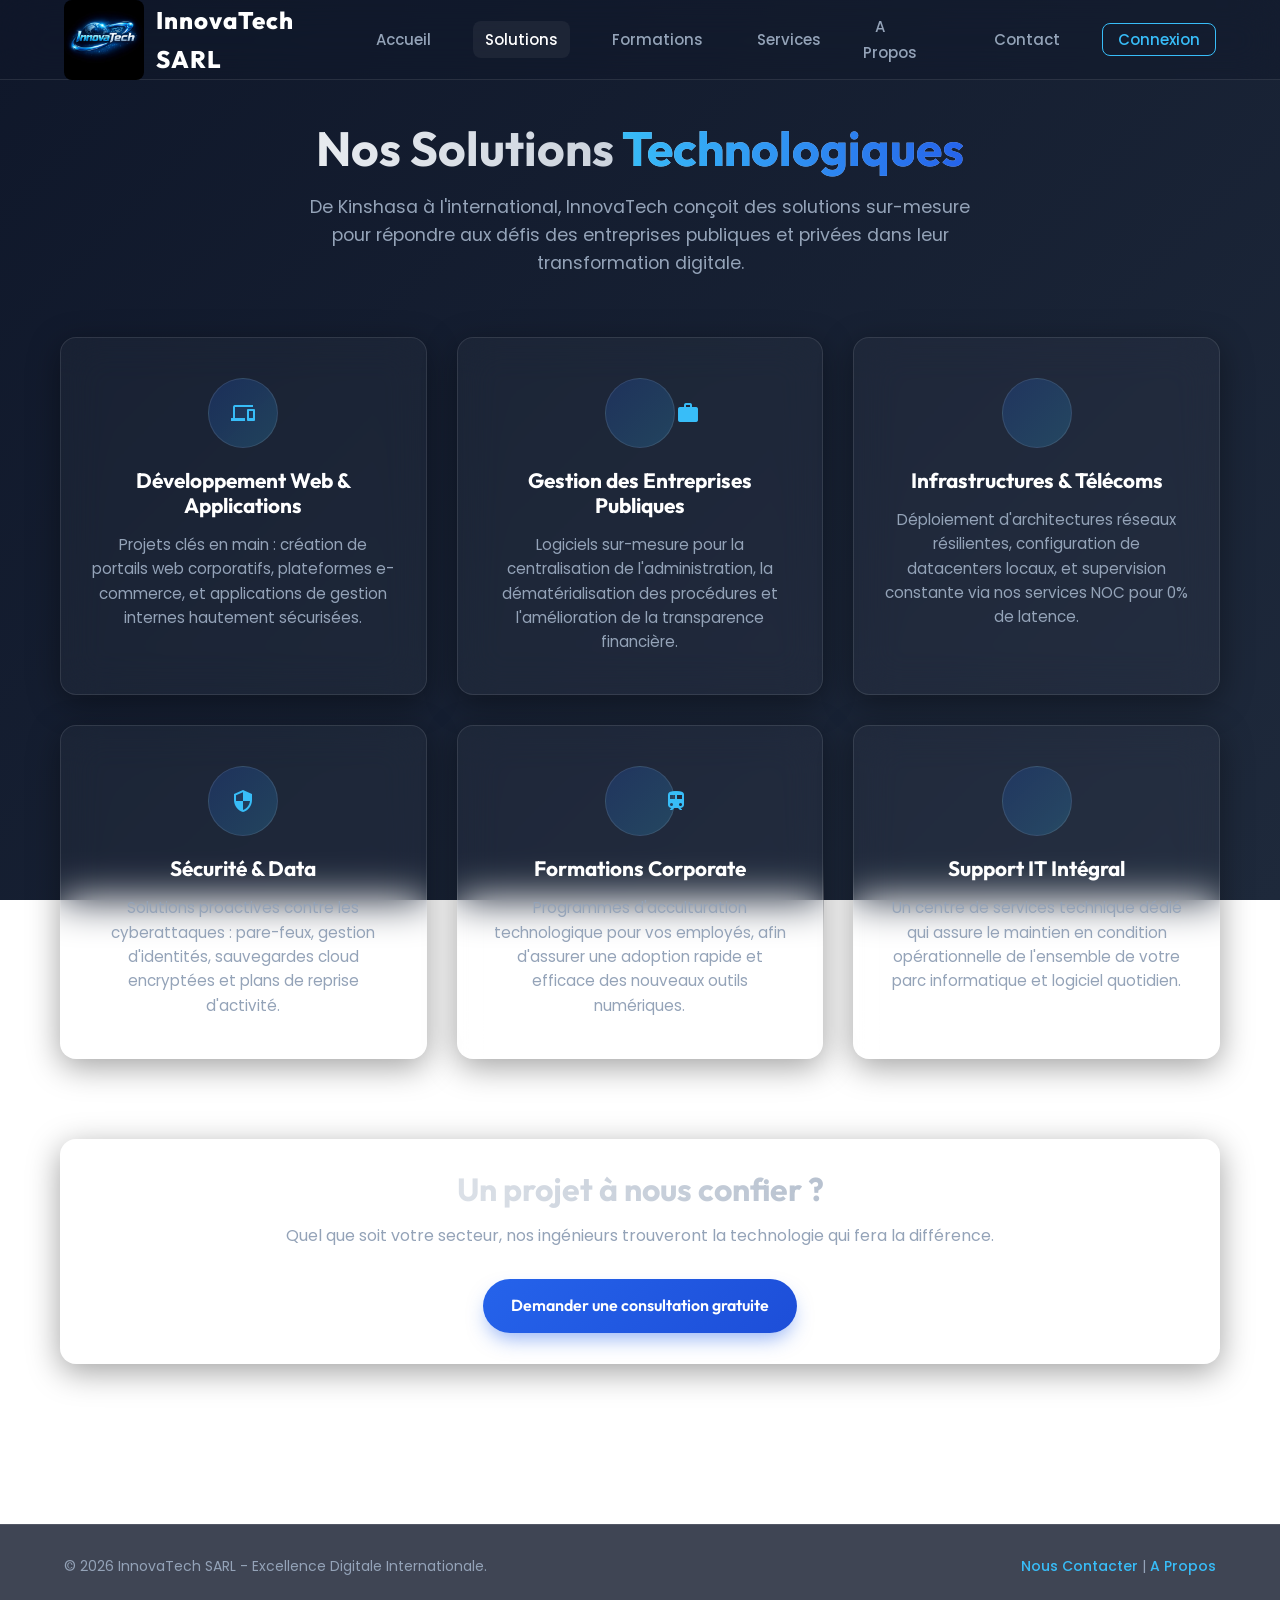
<file: solution.html>
<!DOCTYPE html>
<html lang="fr">
<head>
    <meta charset="UTF-8">
    <meta name="viewport" content="width=device-width, initial-scale=1.0">
    <title>InnovaTech SARL - Solutions</title>
    <link rel="stylesheet" href="global-design.css">
    <link rel="stylesheet" href="styleMenuMobF.css">
    <style>
        .solution-grid {
            display: grid;
            grid-template-columns: repeat(auto-fit, minmax(300px, 1fr));
            gap: 30px;
            margin-top: 40px;
        }
        .solution-card {
            padding: 40px 30px;
            text-align: center;
        }
        .solution-icon {
            width: 70px;
            height: 70px;
            margin: 0 auto 20px;
            background: linear-gradient(135deg, rgba(37,99,235,0.2), rgba(56,189,248,0.2));
            color: var(--accent);
            border-radius: 50%;
            display: flex;
            align-items: center;
            justify-content: center;
            font-size: 32px;
            border: 1px solid rgba(255,255,255,0.1);
        }
        .solution-card h3 {
            margin-bottom: 15px;
            font-size: 1.3rem;
        }
    </style>
</head>
<body>

    <!-- NAVBAR FIXED -->
    <nav id="navbar">
        <div class="logo">
            <a href="index.html">
                <img src="log1.jpeg" alt="Logo InnovaTech">
                InnovaTech SARL
            </a>
        </div>
        <ul class="nav-links">
            <li><a href="index.html">Accueil</a></li>
            <li><a href="solution.html" class="active">Solutions</a></li>
            <li><a href="formation.html">Formations</a></li>
            <li><a href="service.html">Services</a></li>
            <li><a href="about.html">A Propos</a></li>
            <li><a href="contact.html">Contact</a></li>
            <li><a href="login.html" style="color: var(--accent); border: 1px solid var(--accent); padding: 5px 15px;">Connexion</a></li>
        </ul>
        <div class="hamburger" id="hamburgerMenu">
            <span></span>
            <span></span>
            <span></span>
        </div>
    </nav>

    <!-- CONTENT -->
    <div class="page-container animate-on-scroll is-visible">
        <section class="section-header">
            <h1 class="section-title">Nos Solutions <span class="text-gradient-primary">Technologiques</span></h1>
            <p class="section-subtitle">
                De Kinshasa à l'international, InnovaTech conçoit des solutions sur-mesure pour 
                répondre aux défis des entreprises publiques et privées dans leur transformation digitale.
            </p>
        </section>

        <!-- SOLUTIONS GRID -->
        <section style="margin-bottom: 80px;">
            <div class="solution-grid">
                
                <div class="glass-container solution-card">
                    <div class="solution-icon">
                        <span class="material-icons">devices</span>
                    </div>
                    <h3>Développement Web & Applications</h3>
                    <p style="color: var(--text-muted); font-size: 0.95rem;">
                        Projets clés en main : création de portails web corporatifs, 
                        plateformes e-commerce, et applications de gestion internes hautement sécurisées.
                    </p>
                </div>

                <div class="glass-container solution-card">
                    <div class="solution-icon">
                        <span class="material-icons">assured_workload</span>
                    </div>
                    <h3>Gestion des Entreprises Publiques</h3>
                    <p style="color: var(--text-muted); font-size: 0.95rem;">
                        Logiciels sur-mesure pour la centralisation de l'administration, 
                        la dématérialisation des procédures et l'amélioration de la transparence financière.
                    </p>
                </div>

                <div class="glass-container solution-card">
                    <div class="solution-icon">
                        <span class="material-icons">hub</span>
                    </div>
                    <h3>Infrastructures & Télécoms</h3>
                    <p style="color: var(--text-muted); font-size: 0.95rem;">
                        Déploiement d'architectures réseaux résilientes, configuration de datacenters locaux,
                        et supervision constante via nos services NOC pour 0% de latence.
                    </p>
                </div>

                <div class="glass-container solution-card">
                    <div class="solution-icon">
                        <span class="material-icons">security</span>
                    </div>
                    <h3>Sécurité & Data</h3>
                    <p style="color: var(--text-muted); font-size: 0.95rem;">
                        Solutions proactives contre les cyberattaques : pare-feux, gestion d'identités,
                        sauvegardes cloud encryptées et plans de reprise d'activité.
                    </p>
                </div>

                <div class="glass-container solution-card">
                    <div class="solution-icon">
                        <span class="material-icons">model_training</span>
                    </div>
                    <h3>Formations Corporate</h3>
                    <p style="color: var(--text-muted); font-size: 0.95rem;">
                        Programmes d'acculturation technologique pour vos employés, 
                        afin d'assurer une adoption rapide et efficace des nouveaux outils numériques.
                    </p>
                </div>

                <div class="glass-container solution-card">
                    <div class="solution-icon">
                        <span class="material-icons">handyman</span>
                    </div>
                    <h3>Support IT Intégral</h3>
                    <p style="color: var(--text-muted); font-size: 0.95rem;">
                        Un centre de services technique dédié qui assure le maintien en condition 
                        opérationnelle de l'ensemble de votre parc informatique et logiciel quotidien.
                    </p>
                </div>

            </div>
        </section>

        <!-- CTA -->
        <section class="glass-container" style="text-align: center; margin-bottom: 40px;">
            <h2 class="section-title" style="font-size: 2rem;">Un projet à nous confier ?</h2>
            <p style="color: var(--text-muted); margin-bottom: 30px;">
                Quel que soit votre secteur, nos ingénieurs trouveront la technologie qui fera la différence.
            </p>
            <a href="contact.html" class="btn-primary">
                Demander une consultation gratuite
            </a>
        </section>
    </div>

    <!-- FOOTER -->
    <footer>
        <div>
            &copy; 2026 InnovaTech SARL - Excellence Digitale Internationale.
        </div>
        <div>
            <a href="contact.html">Nous Contacter</a> | 
            <a href="about.html">A Propos</a>
        </div>
    </footer>

    <script>
        const navbar = document.getElementById('navbar');
        window.addEventListener('scroll', () => {
            if (window.scrollY > 50) {
                navbar.classList.add('scrolled');
            } else {
                navbar.classList.remove('scrolled');
            }
        });

        const hamburger = document.getElementById('hamburgerMenu');
        const navLinks = document.querySelector('.nav-links');
        
        hamburger.addEventListener('click', () => {
            hamburger.classList.toggle('active');
            navLinks.classList.toggle('active');
        });

        const observer = new IntersectionObserver((entries) => {
            entries.forEach(entry => {
                if (entry.isIntersecting) {
                    entry.target.classList.add('is-visible');
                }
            });
        }, { threshold: 0.1 });

        document.querySelectorAll('.animate-on-scroll').forEach((elem) => {
            observer.observe(elem);
        });
    </script>
</body>
</html>
</file>
<file: global-design.css>
/* =======================================================================
   INNOVATECH SARL - GLOBAL DESIGN SYSTEM
   Premium Dark Glassmorphism Theme
========================================================================== */

@import url('https://fonts.googleapis.com/css2?family=Outfit:wght@300;400;500;600;700;800&family=Poppins:wght@300;400;500;600;700&display=swap');
@import url('https://fonts.googleapis.com/icon?family=Material+Icons');

:root {
    /* Colors */
    --primary: #2563eb;
    --primary-dark: #1d4ed8;
    --secondary: #0f172a;
    --secondary-light: #1e293b;
    --accent: #38bdf8;
    
    /* System Colors */
    --success: #10b981;
    --warning: #f59e0b;
    --error: #ef4444;
    
    /* Typography */
    --text: #ffffff;
    --text-muted: #94a3b8;
    
    /* Glassmorphism Surfaces */
    --glass-bg: rgba(255, 255, 255, 0.03);
    --glass-bg-hover: rgba(255, 255, 255, 0.08);
    --glass-border: rgba(255, 255, 255, 0.1);
    --glass-shadow: 0 8px 32px 0 rgba(0, 0, 0, 0.37);
    --glass-blur: blur(20px);
    
    /* Utilities */
    --radius: 16px;
    --radius-lg: 24px;
    --radius-sm: 8px;
    --transition: all 0.3s cubic-bezier(0.4, 0, 0.2, 1);
}

/* ================= BASE STYLES ================= */

* {
    margin: 0;
    padding: 0;
    box-sizing: border-box;
}

body {
    font-family: 'Poppins', sans-serif;
    background: linear-gradient(135deg, var(--secondary), var(--secondary-light));
    background-attachment: fixed;
    color: var(--text);
    line-height: 1.6;
    min-height: 100vh;
    overflow-x: hidden;
}

h1, h2, h3, h4, h5, h6 {
    font-family: 'Outfit', sans-serif;
    font-weight: 700;
    line-height: 1.2;
    color: var(--text);
}

a {
    text-decoration: none;
    color: var(--primary);
    transition: var(--transition);
}

a:hover {
    color: var(--accent);
}

/* ================= GLOBAL COMPONENTS ================= */

/* Premium Glass Container (Cards, Panels) */
.glass-container {
    background: var(--glass-bg);
    backdrop-filter: var(--glass-blur);
    -webkit-backdrop-filter: var(--glass-blur);
    border: 1px solid var(--glass-border);
    border-radius: var(--radius);
    box-shadow: var(--glass-shadow);
    padding: 30px;
    transition: var(--transition);
}

.glass-container:hover {
    background: var(--glass-bg-hover);
    transform: translateY(-5px);
    box-shadow: 0 15px 40px 0 rgba(0, 0, 0, 0.45);
}

/* Primary Button */
.btn-primary {
    display: inline-flex;
    align-items: center;
    justify-content: center;
    gap: 10px;
    padding: 14px 28px;
    background: linear-gradient(135deg, var(--primary), var(--primary-dark));
    color: #fff;
    border: none;
    border-radius: 50px;
    font-family: 'Outfit', sans-serif;
    font-weight: 600;
    font-size: 16px;
    cursor: pointer;
    transition: var(--transition);
    box-shadow: 0 10px 20px -5px rgba(37, 99, 235, 0.5);
    position: relative;
    overflow: hidden;
    z-index: 1;
}

.btn-primary::before {
    content: '';
    position: absolute;
    top: 0;
    left: 0;
    width: 100%;
    height: 100%;
    background: linear-gradient(135deg, var(--accent), var(--primary));
    opacity: 0;
    z-index: -1;
    transition: var(--transition);
}

.btn-primary:hover::before {
    opacity: 1;
}

.btn-primary:hover {
    transform: translateY(-3px);
    box-shadow: 0 15px 25px -5px rgba(37, 99, 235, 0.6);
    color: #fff;
}

/* Outline/Glass Button */
.btn-glass {
    display: inline-flex;
    align-items: center;
    justify-content: center;
    gap: 10px;
    padding: 14px 28px;
    background: var(--glass-bg);
    backdrop-filter: var(--glass-blur);
    color: var(--text);
    border: 1px solid var(--glass-border);
    border-radius: 50px;
    font-family: 'Outfit', sans-serif;
    font-weight: 600;
    font-size: 16px;
    cursor: pointer;
    transition: var(--transition);
}

.btn-glass:hover {
    background: var(--glass-bg-hover);
    border-color: rgba(255,255,255,0.3);
    transform: translateY(-3px);
    box-shadow: 0 10px 20px rgba(0,0,0,0.2);
}

/* Forms */
.form-group {
    margin-bottom: 24px;
}

.form-group label {
    display: block;
    margin-bottom: 8px;
    color: var(--text-muted);
    font-family: 'Outfit', sans-serif;
    font-size: 14px;
    font-weight: 500;
}

.form-control {
    width: 100%;
    padding: 14px 20px;
    background: rgba(0, 0, 0, 0.2);
    border: 1px solid var(--glass-border);
    border-radius: var(--radius-sm);
    color: var(--text);
    font-family: 'Poppins', sans-serif;
    font-size: 15px;
    transition: var(--transition);
}

.form-control::placeholder {
    color: rgba(148, 163, 184, 0.5);
}

.form-control:focus {
    outline: none;
    border-color: var(--primary);
    background: rgba(0, 0, 0, 0.3);
    box-shadow: 0 0 0 4px rgba(37, 99, 235, 0.15);
}

/* Typography Utilities */
.text-gradient {
    background: linear-gradient(to right, #fff, var(--text-muted));
    -webkit-background-clip: text;
    -webkit-text-fill-color: transparent;
    background-clip: text;
}

.text-gradient-primary {
    background: linear-gradient(to right, var(--accent), var(--primary));
    -webkit-background-clip: text;
    -webkit-text-fill-color: transparent;
    background-clip: text;
}

/* Section Formatting */
.page-container {
    max-width: 1200px;
    margin: 0 auto;
    padding: clamp(60px, 10vw, 120px) clamp(15px, 4vw, 20px) clamp(30px, 5vw, 60px); /* Top padding for fixed navbar */
}

/* Reduces top padding for subsequent sections on the same page */
.page-container ~ .page-container,
.page-container + .page-container {
    padding-top: 20px;
}

.section-header {
    text-align: center;
    margin-bottom: 60px;
}

.section-title {
    font-size: clamp(2rem, 4vw, 3rem);
    margin-bottom: 15px;
    background: linear-gradient(to right, #fff, var(--text-muted));
    -webkit-background-clip: text;
    -webkit-text-fill-color: transparent;
}

.section-subtitle {
    color: var(--text-muted);
    font-size: 1.1rem;
    max-width: 700px;
    margin: 0 auto;
}

/* Animations Variables */
.animate-on-scroll {
    opacity: 0;
    transform: translateY(30px);
    transition: 0.8s cubic-bezier(0.4, 0, 0.2, 1);
}

.animate-on-scroll.is-visible {
    opacity: 1;
    transform: translateY(0);
}
</file>
<file: styleMenuMobF.css>
/* =======================================================================
   INNOVATECH SARL - NAVBAR & FOOTER
   Premium Dark Glassmorphism
========================================================================== */

/* Logo */
.logo a {
    text-decoration: none;
    color: var(--text);
    font-size: 24px;
    font-family: 'Outfit', sans-serif;
    font-weight: 800;
    letter-spacing: 1px;
    display: flex;
    align-items: center;
    gap: 12px;
    transition: var(--transition);
}

.logo img {
    height: 80px;
    transition: var(--transition);
    border-radius: 8px; /* Assuming square logo */
}

.logo a:hover {
    color: var(--accent);
}

.logo a:hover img {
    transform: scale(1.05) rotate(2deg);
}

/* Navbar */
nav {
    position: fixed;
    top: 0;
    left: 0;
    width: 100%;
    height: 80px;
    display: flex;
    justify-content: space-between;
    align-items: center;
    padding: 0 5%;
    background: rgba(15, 23, 42, 0.4);
    backdrop-filter: var(--glass-blur);
    -webkit-backdrop-filter: var(--glass-blur);
    border-bottom: 1px solid var(--glass-border);
    transition: var(--transition);
    z-index: 1000;
}

nav.scrolled {
    background: rgba(15, 23, 42, 0.85);
    box-shadow: var(--glass-shadow);
    height: 70px;
}

/* Nav Links */
.nav-links {
    list-style: none;
    display: flex;
    gap: 30px;
    align-items: center;
}

.nav-links > li {
    position: relative;
}

.nav-links a {
    text-decoration: none;
    color: var(--text-muted);
    font-weight: 500;
    font-size: 15px;
    transition: var(--transition);
    padding: 8px 12px;
    border-radius: 8px;
}

.nav-links a:hover,
.nav-links a.active {
    color: var(--text);
    background: rgba(255, 255, 255, 0.05);
}

/* Hamburger Menu */
.hamburger {
    display: none;
    flex-direction: column;
    cursor: pointer;
    gap: 6px;
    z-index: 1001;
    padding: 5px;
}

.hamburger span {
    width: 30px;
    height: 2px;
    background: var(--text);
    transition: var(--transition);
    border-radius: 2px;
}

.hamburger.active span:nth-child(1) {
    transform: rotate(45deg) translate(6px, 6px);
}

.hamburger.active span:nth-child(2) {
    opacity: 0;
}

.hamburger.active span:nth-child(3) {
    transform: rotate(-45deg) translate(6px, -6px);
}

/* Mobile Nav */
@media(max-width: 900px) {
    .nav-links {
        position: fixed;
        top: 0;
        right: -100%;
        width: 300px;
        height: 100vh;
        background: rgba(15, 23, 42, 0.95);
        backdrop-filter: blur(25px);
        flex-direction: column;
        justify-content: center;
        align-items: flex-start;
        padding: 40px;
        transition: 0.5s cubic-bezier(0.4, 0, 0.2, 1);
        border-left: 1px solid var(--glass-border);
        box-shadow: -10px 0 30px rgba(0,0,0,0.5);
    }

    .nav-links.active {
        right: 0;
    }

    .nav-links > li {
        width: 100%;
    }

    .nav-links a {
        font-size: 18px;
        display: block;
        padding: 15px 0;
        border-bottom: 1px solid rgba(255,255,255,0.05);
    }
    
    .nav-links a:hover {
        background: transparent;
        padding-left: 10px;
        color: var(--accent);
    }

    .hamburger {
        display: flex;
    }
}

@media(max-width: 600px) {
    .nav-links {
        width: 280px;
    }
    
    .logo img {
        height: 50px;
    }
}

@media(max-width: 480px) {
    nav {
        padding: 0 3%;
        height: 70px;
    }
    
    nav.scrolled {
        height: 60px;
    }
    
    .nav-links {
        width: 100vw;
        padding: 60px 20px 40px 20px;
    }
    
    .logo img {
        height: 40px;
    }
}

/* Footer Fixe / Minimal */
footer {
    position: relative;
    bottom: 0;
    left: 0;
    width: 100%;
    background: rgba(15, 23, 42, 0.8);
    backdrop-filter: var(--glass-blur);
    border-top: 1px solid var(--glass-border);
    padding: 30px 5%;
    display: flex;
    justify-content: space-between;
    align-items: center;
    color: var(--text-muted);
    font-size: 14px;
    z-index: 10;
    flex-wrap: wrap;
    gap: 20px;
    margin-top: 60px;
}

footer a {
    color: var(--accent);
    text-decoration: none;
    font-weight: 500;
}

footer a:hover {
    text-decoration: underline;
}

@media(max-width: 900px) {
    footer {
        padding: 25px 3%;
        font-size: 13px;
    }
}

@media(max-width: 600px) {
    footer {
        flex-direction: column;
        text-align: center;
        justify-content: center;
        padding: 20px 15px;
        font-size: 12px;
    }
}

@media(max-width: 480px) {
    footer {
        padding: 15px 10px;
        gap: 12px;
        margin-top: 30px;
    }
}
</file>
<file: styleindex.css>
/* =======================================================================
   INNOVATECH SARL - INDEX PAGE STYLES
   Depends on global-design.css
========================================================================== */

/* Hero Section */
.hero {
    min-height: 100vh;
    display: flex;
    justify-content: center;
    align-items: center;
    text-align: center;
    padding: 100px 20px 40px;
    position: relative;
    overflow: hidden;
    background-image: linear-gradient(rgba(15, 23, 42, 0.75), rgba(15, 23, 42, 0.95)), url('artsybee-www-1216175_1920.png');
    background-size: cover;
    background-position: center;
    background-attachment: fixed;
}

/* Background elements for Tech feeling */
.hero::before, .hero::after {
    content: '';
    position: absolute;
    border-radius: 50%;
    filter: blur(80px);
    z-index: -1;
    opacity: 0.5;
}

.hero::before {
    top: -100px;
    left: -100px;
    width: 400px;
    height: 400px;
    background: var(--primary);
}

.hero::after {
    bottom: -100px;
    right: -100px;
    width: 300px;
    height: 300px;
    background: var(--accent);
}

.hero-content {
    position: relative;
    z-index: 1;
    max-width: 900px;
    margin: 0 auto;
    background: rgba(15, 23, 42, 0.4);
    backdrop-filter: blur(10px);
    padding: 60px 40px;
    border-radius: var(--radius-lg);
    border: 1px solid var(--glass-border);
    box-shadow: var(--glass-shadow);
}

.hero h1 {
    font-size: clamp(2.5rem, 5vw, 4rem);
    margin-bottom: 25px;
    letter-spacing: -1px;
}

.hero p {
    font-size: clamp(1.1rem, 2vw, 1.4rem);
    margin-bottom: 40px;
    color: var(--text-muted);
    font-weight: 400;
}

/* Slider Section Override */
.slider-container {
    padding: 20px;
    max-width: 1200px;
    margin: 0 auto 80px;
}

.slider {
    position: relative;
    height: 60vh;
    min-height: 400px;
    max-height: 600px;
    background: var(--secondary-light);
    border-radius: var(--radius-lg);
    overflow: hidden;
    border: 1px solid var(--glass-border);
    box-shadow: var(--glass-shadow);
}

.slide {
    position: absolute;
    width: 100%;
    height: 100%;
    opacity: 0;
    visibility: hidden;
    transition: opacity 1s ease-in-out, visibility 1s ease-in-out;
}

.slide.active {
    opacity: 1;
    visibility: visible;
}

.slide img {
    width: 100%;
    height: 100%;
    object-fit: cover;
    opacity: 0.6;
}

.slide h1 {
    position: absolute;
    top: 50%;
    left: 50%;
    transform: translate(-50%, -50%);
    width: 80%;
    text-align: center;
    background: rgba(15, 23, 42, 0.7);
    backdrop-filter: blur(15px);
    padding: 30px 40px;
    border-radius: var(--radius);
    border: 1px solid var(--glass-border);
    font-size: clamp(1.5rem, 4vw, 2.5rem);
    box-shadow: 0 10px 30px rgba(0,0,0,0.5);
}

/* Controls */
.prev, .next {
    position: absolute;
    top: 50%;
    transform: translateY(-50%);
    width: 50px;
    height: 50px;
    display: flex;
    align-items: center;
    justify-content: center;
    font-size: 20px;
    background: rgba(255,255,255,0.1);
    backdrop-filter: blur(5px);
    border: 1px solid var(--glass-border);
    color: white;
    border-radius: 50%;
    cursor: pointer;
    transition: var(--transition);
    z-index: 10;
}

.prev:hover, .next:hover {
    background: var(--primary);
    transform: translateY(-50%) scale(1.1);
}

.prev { left: 20px; }
.next { right: 20px; }

/* Dots */
.dots {
    position: absolute;
    bottom: 20px;
    left: 50%;
    transform: translateX(-50%);
    display: flex;
    gap: 12px;
    z-index: 10;
}

.dots span {
    width: 12px;
    height: 12px;
    background: rgba(255,255,255,0.3);
    border-radius: 50%;
    cursor: pointer;
    transition: var(--transition);
}

.dots span:hover, .dots span.active {
    background: var(--accent);
    transform: scale(1.3);
    box-shadow: 0 0 10px var(--accent);
}

/* Cards Section */
.features-section {
    padding: 40px 20px 100px;
}

.cards {
    display: grid;
    grid-template-columns: repeat(auto-fit, minmax(300px, 1fr));
    gap: 30px;
    margin-top: 50px;
}

.card {
    display: flex;
    flex-direction: column;
    align-items: flex-start;
}

.card h3 {
    color: var(--text);
    margin-bottom: 15px;
    font-size: clamp(1.2rem, 3vw, 1.5rem);
    display: flex;
    align-items: center;
    gap: 12px;
}

.card h3 .material-icons {
    color: var(--accent);
    background: rgba(56, 189, 248, 0.1);
    padding: 8px;
    border-radius: 8px;
}

.card p {
    color: var(--text-muted);
    font-size: clamp(0.9rem, 2vw, 1rem);
}

/* Responsive Media Queries */
@media(max-width: 1024px) {
    .solution-grid,
    .courses,
    .cards {
        grid-template-columns: repeat(auto-fit, minmax(280px, 1fr));
    }
}

@media(max-width: 768px) {
    .slider-container {
        margin-bottom: 40px;
    }
    
    .slider {
        min-height: 300px;
        max-height: 500px;
    }
    
    .prev, .next {
        width: 40px;
        height: 40px;
        font-size: 18px;
    }
    
    .solution-grid,
    .courses,
    .cards {
        grid-template-columns: repeat(auto-fit, minmax(250px, 1fr));
        gap: 15px;
    }
    
    .card {
        padding: 15px;
    }
}

@media(max-width: 480px) {
    .slider {
        min-height: 250px;
        height: 50vh;
    }
    
    .slide h1 {
        font-size: clamp(1.2rem, 4vw, 1.8rem);
        padding: 20px 15px;
    }
    
    .prev, .next {
        width: 35px;
        height: 35px;
        font-size: 16px;
    }
    
    .solution-grid,
    .courses,
    .cards {
        grid-template-columns: 1fr;
        gap: 12px;
    }
    
    .card {
        padding: 12px;
    }
    
    .dots {
        gap: 8px;
        bottom: 15px;
    }
    
    .dots span {
        width: 8px;
        height: 8px;
    }
}
</file>
<file: auth.css>
/* =======================================================================
   INNOVATECH SARL - AUTHENTICATION PAGES
   Depends on global-design.css
========================================================================== */

.auth-container {
    width: 100%;
    max-width: 450px;
    padding: clamp(15px, 4vw, 20px);
    margin: clamp(40px, 8vw, 60px) auto;
}

.register-container {
    max-width: 600px;
}

.logo-section {
    text-align: center;
    margin-bottom: clamp(25px, 5vw, 40px);
}

.logo-section img {
    height: clamp(60px, 15vw, 90px);
    margin-bottom: 15px;
    border-radius: 10px;
}

.logo-section h1 {
    font-size: clamp(1.5rem, 4vw, 1.75rem);
    font-family: 'Outfit', sans-serif;
    font-weight: 700;
    margin-bottom: 8px;
    color: var(--text);
}

.logo-section p {
    color: var(--text-muted);
    font-size: clamp(12px, 2vw, 14px);
}

.input-wrapper {
    position: relative;
}

.input-wrapper .material-icons {
    position: absolute;
    left: 15px;
    top: 50%;
    transform: translateY(-50%);
    color: var(--text-muted);
    font-size: 20px;
}

.form-control-icon {
    padding-left: 45px !important;
}

.divider {
    text-align: center;
    margin: 30px 0;
    position: relative;
}

.divider::before {
    content: '';
    position: absolute;
    top: 50%;
    left: 0;
    right: 0;
    height: 1px;
    background: var(--glass-border);
}

.divider span {
    background: var(--secondary-light); /* Fallback */
    padding: 0 20px;
    color: var(--text-muted);
    font-size: 14px;
    position: relative;
    z-index: 1;
}

.auth-link {
    text-align: center;
    margin-top: 25px;
}

.auth-link p {
    color: var(--text-muted);
    font-size: 14px;
}

.auth-link a {
    color: var(--primary);
    text-decoration: none;
    font-weight: 600;
}

.auth-link a:hover {
    color: var(--accent);
}

/* Password Strength */
.password-strength {
    margin-top: 8px;
    height: 4px;
    background: rgba(255,255,255,0.1);
    border-radius: 2px;
    overflow: hidden;
}

.password-strength-bar {
    height: 100%;
    width: 0;
    transition: all 0.3s ease;
    border-radius: 2px;
}

.strength-weak { background: var(--error); width: 33%; }
.strength-medium { background: var(--warning); width: 66%; }
.strength-strong { background: var(--success); width: 100%; }

/* Alerts */
.alert {
    padding: 12px 16px;
    border-radius: var(--radius-sm);
    margin-bottom: 20px;
    display: none;
    align-items: center;
    gap: 10px;
    font-size: 14px;
}

.alert-success {
    background: rgba(16,185,129,0.1);
    border: 1px solid rgba(16,185,129,0.3);
    color: var(--success);
}

.alert-error {
    background: rgba(239,68,68,0.1);
    border: 1px solid rgba(239,68,68,0.3);
    color: var(--error);
}

/* Loader */
.loading {
    display: none;
    text-align: center;
    margin-top: 15px;
}

.spinner {
    border: 3px solid rgba(255,255,255,0.1);
    border-top: 3px solid var(--primary);
    border-radius: 50%;
    width: 20px;
    height: 20px;
    animation: spin 1s linear infinite;
    display: inline-block;
}

@keyframes spin {
    0% { transform: rotate(0deg); }
    100% { transform: rotate(360deg); }
}

/* Responsive Media Queries */
@media(max-width: 768px) {
    .auth-container,
    .register-container {
        max-width: 90vw;
    }
    
    .auth-link p {
        font-size: clamp(12px, 2vw, 14px);
    }
}

@media(max-width: 480px) {
    .auth-container {
        padding: 12px;
        margin: 30px auto;
    }
    
    .logo-section {
        margin-bottom: 20px;
    }
    
    .logo-section img {
        height: 50px;
    }
    
    .divider span {
        font-size: 12px;
        padding: 0 10px;
    }
}
</file>
